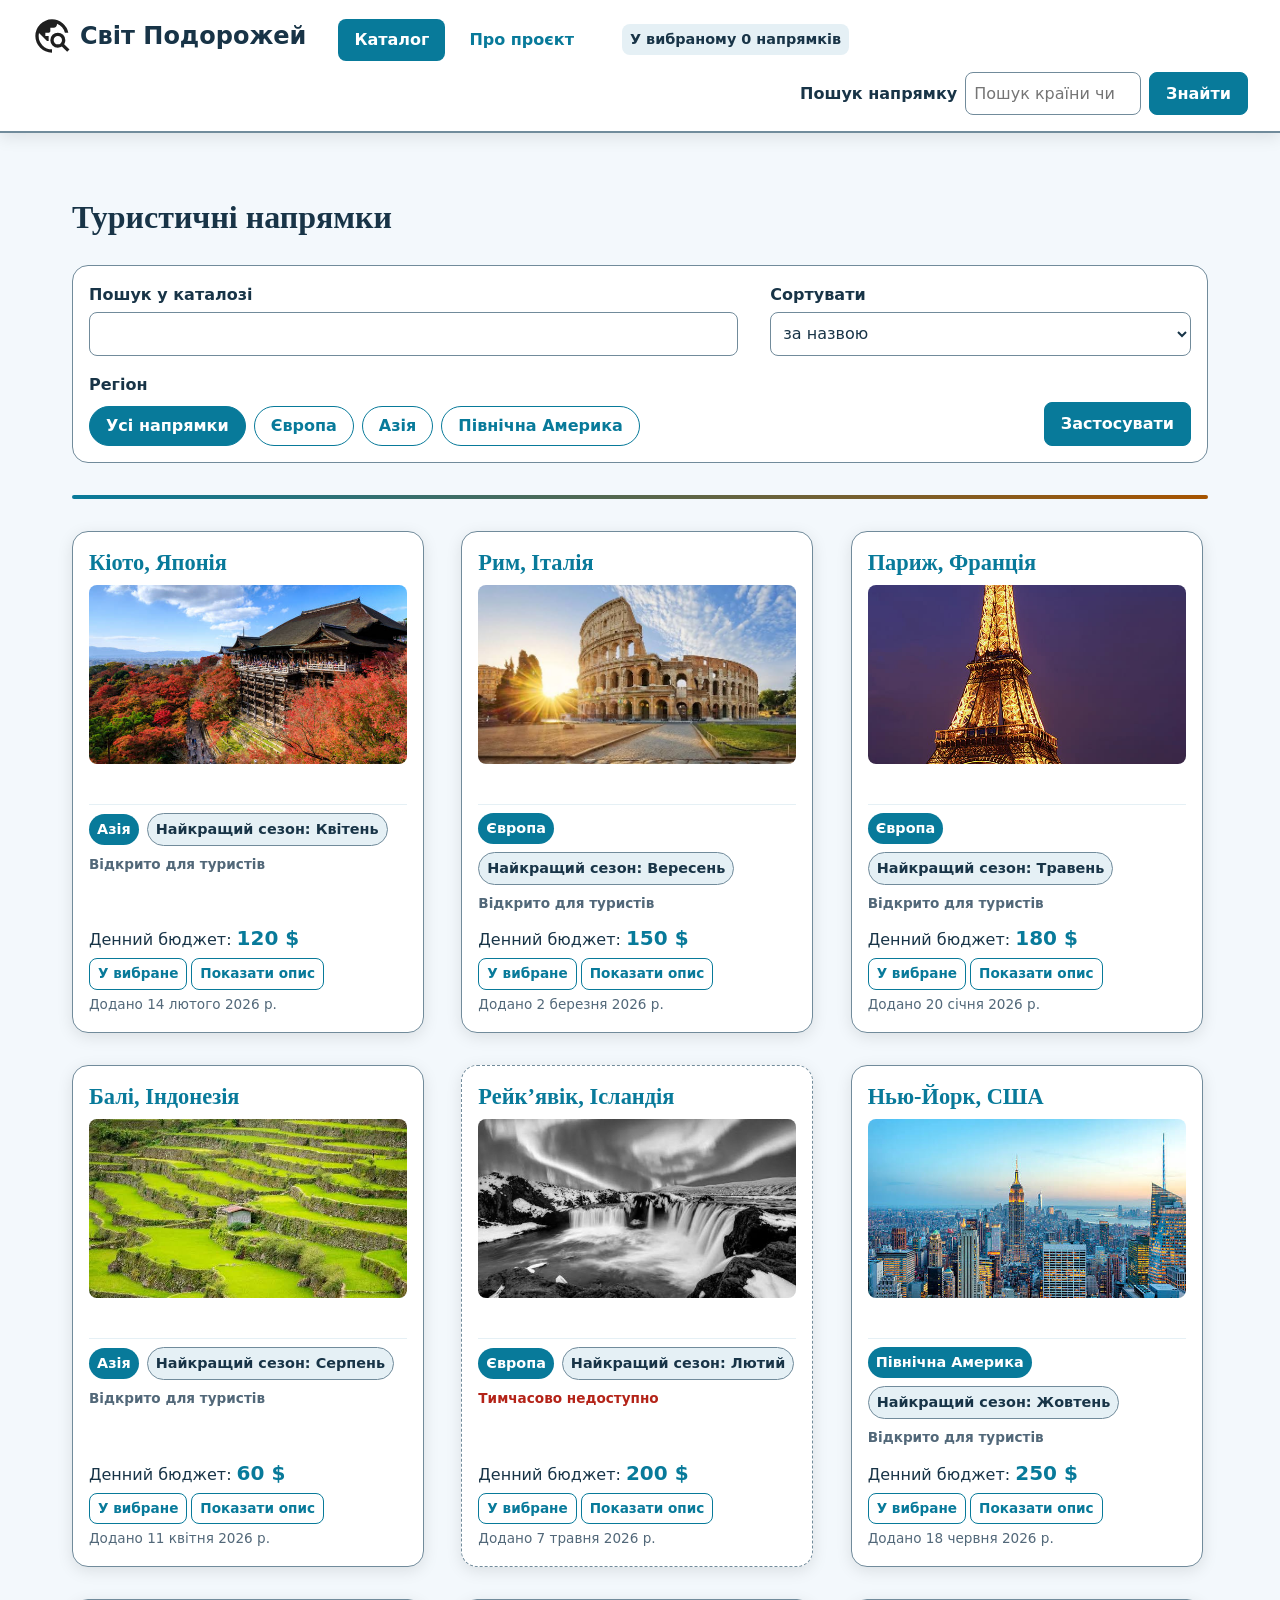
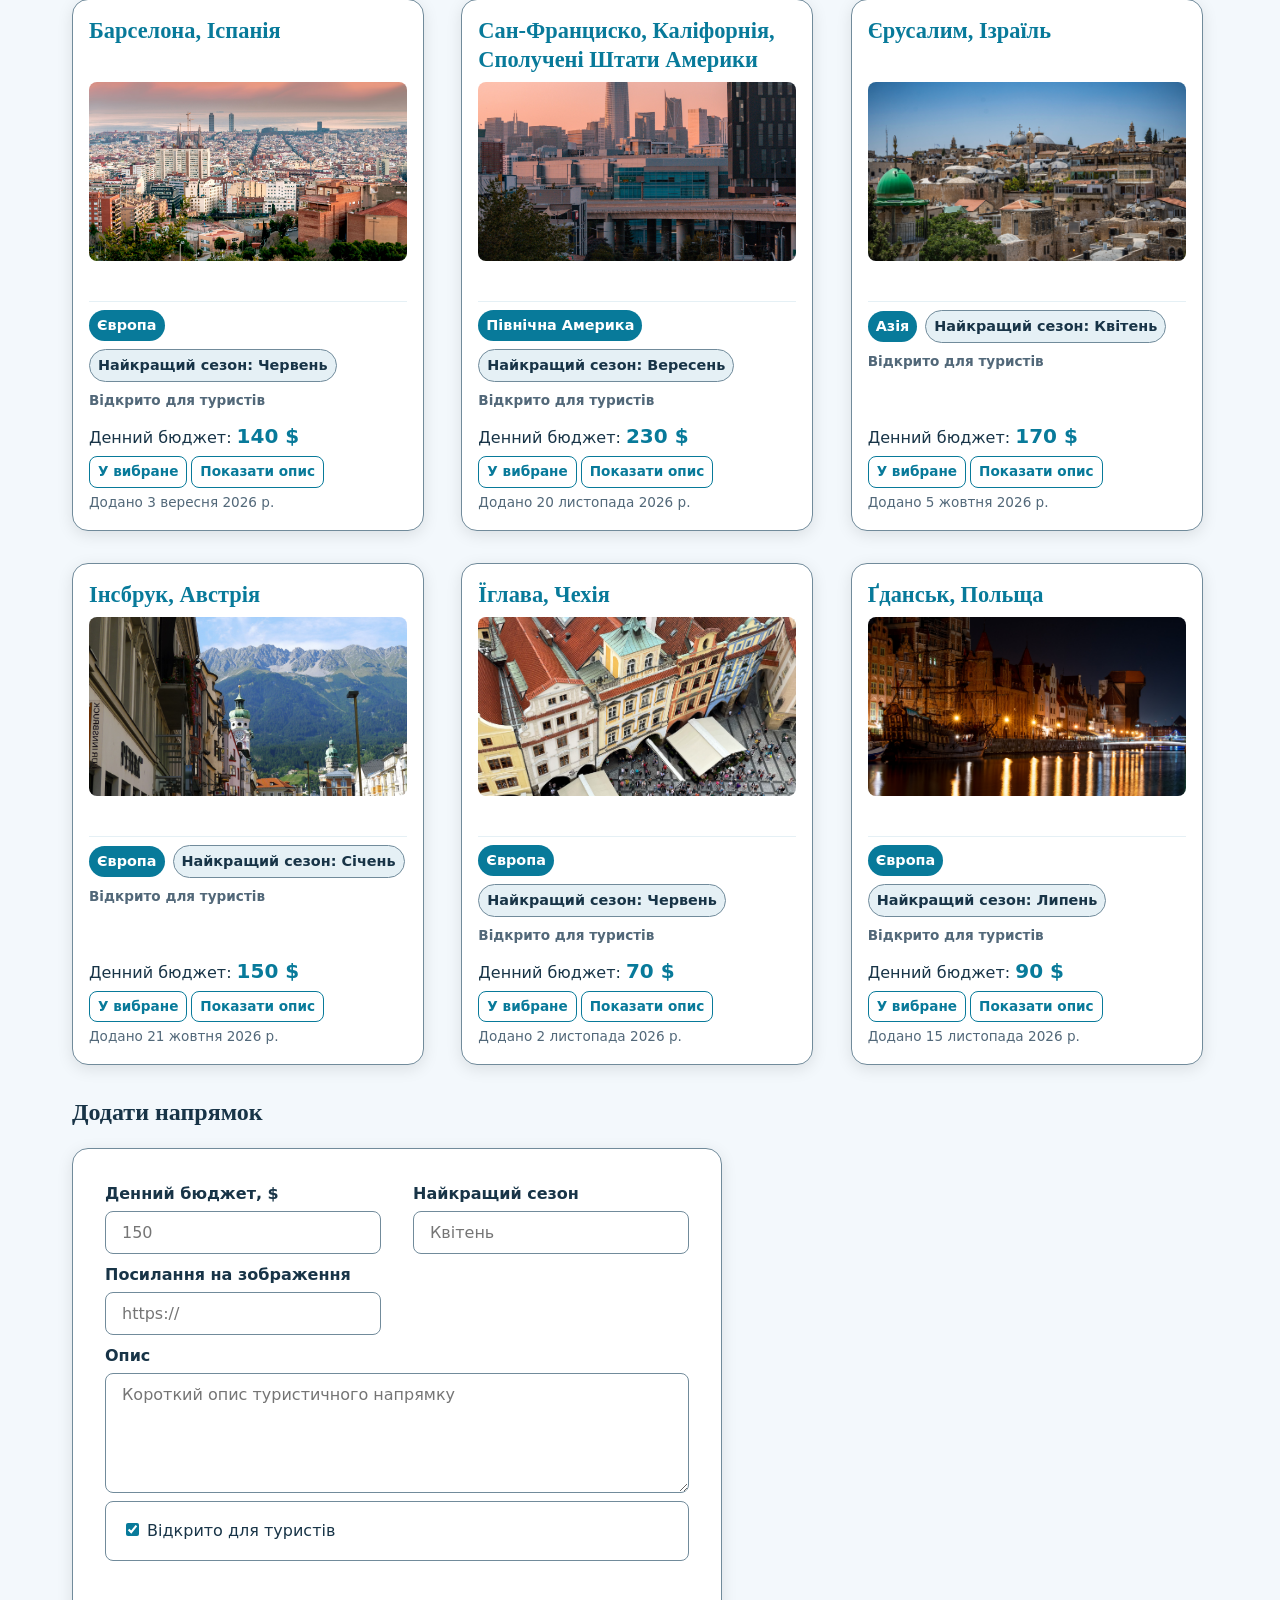
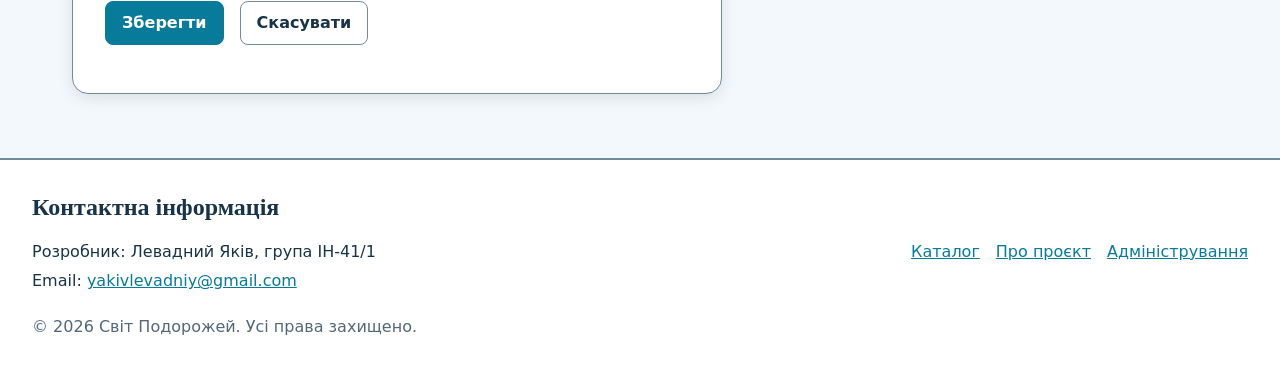
<file: index.html>
<!DOCTYPE html>
<html lang="uk">
<head>
    <meta charset="UTF-8">
    <meta name="viewport" content="width=device-width, initial-scale=1.0">
    <title>Туристичні напрямки</title>
    <meta name="description" content="Каталог туристичних напрямків: планування подорожей, ціни та описи.">
    <link rel="icon" href="favicon.ico" sizes="any">
    <link rel="stylesheet" href="css/main.css">
    <script type="module" src="js/main.js"></script>
</head>
<body>
    <a href="#catalog" class="skip-link">Перейти до каталогу</a>
 
    <header class="site-header">
        <p class="site-header__brand">
            <a href="index.html" class="site-header__logo">
                <img src="images/logo.svg" width="40" height="40" alt="">
                Світ Подорожей
            </a>
        </p>
 
        <nav class="site-nav" aria-label="Основна навігація">
            <ul class="site-nav__list">
                <li>
                    <a href="index.html" class="site-nav__link" aria-current="page">Каталог</a>
                </li>
                <li>
                    <a href="about.html" class="site-nav__link">Про проєкт</a>
                </li>
            </ul>
        </nav>
 
        <p id="favorites-counter" class="favorites-counter" aria-live="polite">У вибраному 0 напрямків</p>
 
        <search class="site-search">
            <form action="index.html" method="get" role="search" class="site-search__form">
                <label for="search" class="site-search__label">Пошук напрямку</label>
                <input
                    id="search"
                    name="q"
                    type="search"
                    class="site-search__input"
                    placeholder="Пошук країни чи міста..."
                    maxlength="80"
                >
                <button type="submit" class="button button--primary">Знайти</button>
            </form>
        </search>
    </header>
 
    <main class="page">
        <section id="catalog" class="catalog" aria-labelledby="catalog-title">
            <h1 id="catalog-title">Туристичні напрямки</h1>
 
            <form class="filters" action="index.html#catalog" method="get">
                <p class="filters__field filters__field--search">
                    <label class="filters__label" for="catalog-q">Пошук у каталозі</label>
                    <input class="filters__control" id="catalog-q" name="q" type="search" maxlength="80">
                </p>
 
                <p class="filters__field filters__field--sort">
                    <label class="filters__label" for="sort">Сортувати</label>
                    <select class="filters__control" id="sort" name="sort">
                        <option value="name" selected>за назвою</option>
                        <option value="price-asc">за бюджетом: спочатку дешевші</option>
                        <option value="price-desc">за бюджетом: спочатку дорожчі</option>
                    </select>
                </p>
 
                <fieldset class="filters__categories">
                    <legend class="filters__legend">Регіон</legend>
                    <div class="chips">
                        <label class="chip">
                            <input class="chip__input" type="radio" name="category" value="" checked>
                            Усі напрямки
                        </label>
                        <label class="chip">
                            <input class="chip__input" type="radio" name="category" value="europe">
                            Європа
                        </label>
                        <label class="chip">
                            <input class="chip__input" type="radio" name="category" value="asia">
                            Азія
                        </label>
                        <label class="chip">
                            <input class="chip__input" type="radio" name="category" value="north-america">
                            Північна Америка
                        </label>
                    </div>
                </fieldset>
 
                <p class="filters__actions">
                    <button type="submit" class="button button--primary">Застосувати</button>
                </p>
            </form>
 
            <noscript>
                <p class="catalog__noscript">Каталог формується засобами JavaScript. Увімкніть JavaScript у браузері, щоб переглянути напрямки.</p>
            </noscript>
 
            <ul class="catalog__list"></ul>
 
            <template id="card-template">
                <li class="catalog__item">
                    <article class="card">
                        <h2 class="card__title">
                            <a href="details.html" class="card__title-link"></a>
                        </h2>
 
                        <p class="card__media">
                            <img
                                class="card__image"
                                src="images/placeholder.svg"
                                width="320"
                                height="210"
                                alt=""
                                loading="lazy"
                            >
                        </p>
 
                        <p class="card__description" hidden></p>
 
                        <div class="card__footer">
                            <p class="card__tags">
                                <span class="card__region"></span>
                                <span class="card__badge">Найкращий сезон: <span class="card__season"></span></span>
                                <span class="card__status"></span>
                            </p>
                            <div class="card__meta">
                                <p class="card__budget">Денний бюджет: <data class="card__price" value="0"></data></p>
                                <p class="card__actions">
                                    <button type="button" class="card__action card__action--favorite" data-action="favorite" aria-pressed="false">У вибране</button>
                                    <button type="button" class="card__action" data-action="toggle-description" aria-expanded="false">Показати опис</button>
                                </p>
                                <p class="card__date">Додано <time datetime="2026-01-01"></time></p>
                            </div>
                        </div>
                    </article>
                </li>
            </template>
        </section>
 
        <section id="add" class="catalog-add" aria-labelledby="add-title">
            <h2 id="add-title">Додати напрямок</h2>
 
            <form action="#add" method="post" class="form">
                <p class="form__field">
                    <label for="price" class="form__label">Денний бюджет, $</label>
                    <input
                        id="price"
                        name="price"
                        type="number"
                        class="form__input"
                        required
                        min="1"
                        max="9999"
                        step="1"
                        placeholder="150"
                    >
                </p>
 
                <p class="form__field">
                    <label for="season" class="form__label">Найкращий сезон</label>
                    <input
                        id="season"
                        name="season"
                        type="text"
                        class="form__input"
                        required
                        maxlength="20"
                        placeholder="Квітень"
                        pattern="^[А-Яа-яІіЇїЄє]+$"
                        title="Вкажіть місяць кирилицею"
                    >
                </p>
 
                <p class="form__field">
                    <label for="image" class="form__label">Посилання на зображення</label>
                    <input
                        id="image"
                        name="image"
                        type="url"
                        class="form__input"
                        maxlength="2048"
                        placeholder="https://"
                    >
                </p>
 
                <p class="form__field">
                    <label for="description" class="form__label">Опис</label>
                    <textarea
                        id="description"
                        name="description"
                        class="form__input"
                        required
                        maxlength="300"
                        rows="4"
                        placeholder="Короткий опис туристичного напрямку"
                    ></textarea>
                </p>
 
                <fieldset class="form__fieldset">
                    <p class="form__field">
                        <label class="form__checkbox-label">
                            <input
                                id="available"
                                name="available"
                                type="checkbox"
                                class="form__checkbox"
                                checked
                            >
                            Відкрито для туристів
                        </label>
                    </p>
                </fieldset>
 
                <p class="form__actions">
                    <button type="submit" class="button button--primary">Зберегти</button>
                    <button type="reset" class="button">Скасувати</button>
                </p>
            </form>
        </section>
    </main>
 
    <footer id="contacts" class="site-footer">
        <h2 class="site-footer__title">Контактна інформація</h2>
 
        <address class="site-footer__contacts">
            <p>Розробник: Левадний Яків, група ІН-41/1</p>
            <p>Email: <a href="mailto:yakivlevadniy@gmail.com">yakivlevadniy@gmail.com</a></p>
        </address>
 
        <nav class="site-footer__nav" aria-label="Навігація в підвалі">
            <ul class="site-footer__list">
                <li><a href="index.html" class="site-footer__link" aria-current="page">Каталог</a></li>
                <li><a href="about.html" class="site-footer__link">Про проєкт</a></li>
                <li><a href="admin.html" class="site-footer__link">Адміністрування</a></li>
            </ul>
        </nav>
 
        <p class="site-footer__copy">&copy; 2026 Світ Подорожей. Усі права захищено.</p>
    </footer>
</body>
</html>
</file>
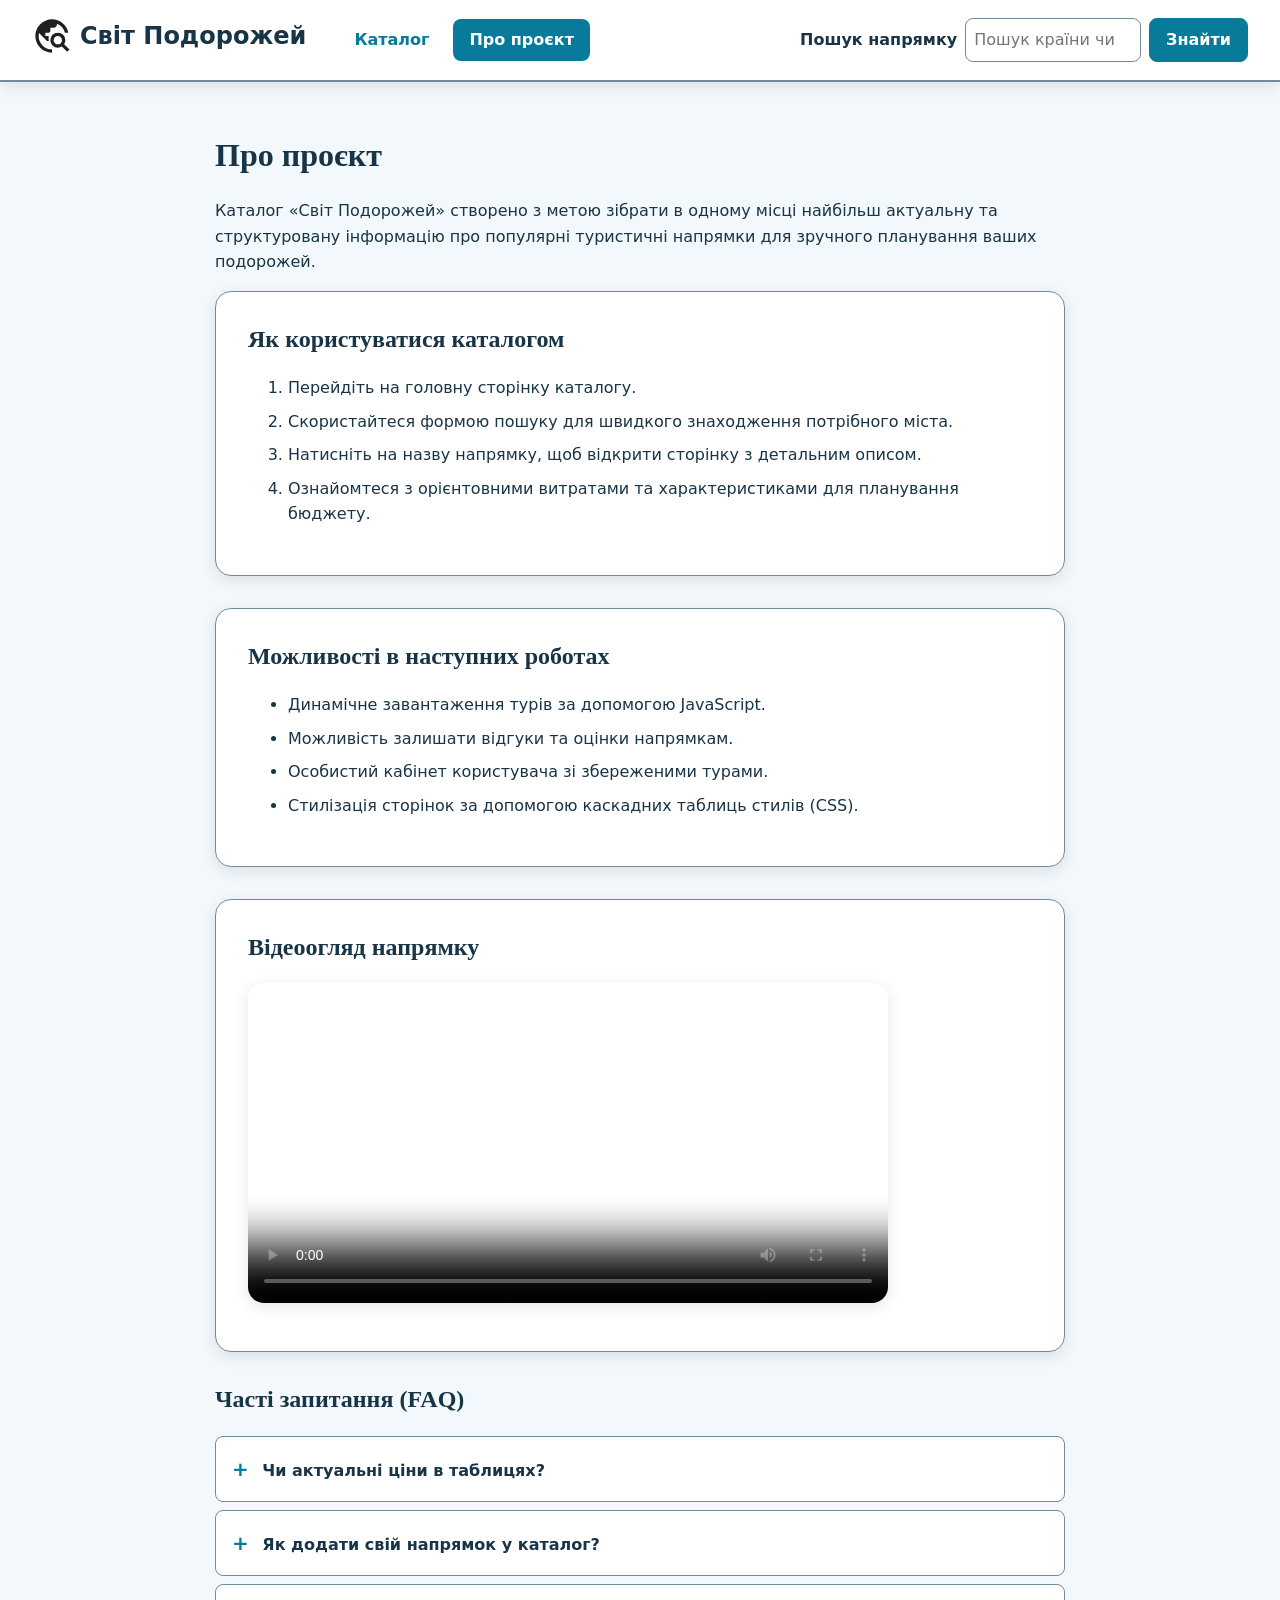
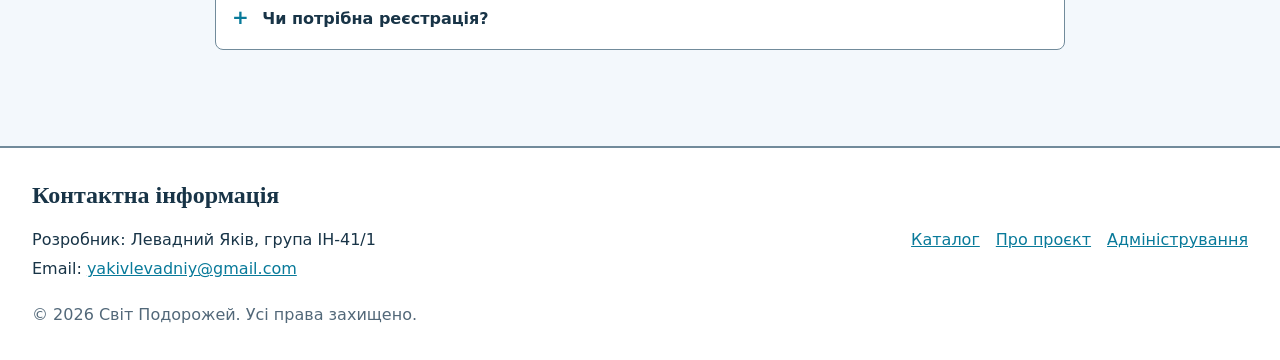
<file: about.html>
<!DOCTYPE html>
<html lang="uk">
<head>
    <meta charset="UTF-8">
    <meta name="viewport" content="width=device-width, initial-scale=1.0">
    <title>Про проєкт – Світ Подорожей</title>
    <meta name="description" content="Мета туристичного каталогу, інструкція з використання та поширені запитання.">
    <link rel="icon" href="favicon.ico" sizes="any">
    <link rel="stylesheet" href="css/main.css">
</head>
<body>
    <a href="#main-content" class="skip-link">
        Перейти до основного вмісту
    </a>
 
    <header class="site-header">
        <p class="site-header__brand">
            <a href="index.html" class="site-header__logo">
                <img src="images/logo.svg" width="40" height="40" alt="">
                Світ Подорожей
            </a>
        </p>
 
        <nav class="site-nav" aria-label="Основна навігація">
            <ul class="site-nav__list">
                <li>
                    <a href="index.html" class="site-nav__link">Каталог</a>
                </li>
                <li>
                    <a href="about.html" class="site-nav__link" aria-current="page">Про проєкт</a>
                </li>
            </ul>
        </nav>
 
        <search class="site-search">
            <form action="index.html" method="get" role="search" class="site-search__form">
                <label for="search" class="site-search__label">Пошук напрямку</label>
                <input
                    id="search"
                    name="q"
                    type="search"
                    class="site-search__input"
                    placeholder="Пошук країни чи міста..."
                    maxlength="80"
                >
                <button type="submit" class="button button--primary">Знайти</button>
            </form>
        </search>
    </header>
 
    <main id="main-content" class="page">
        <h1>Про проєкт</h1>
 
        <p>
            Каталог «Світ Подорожей» створено з метою зібрати в одному
            місці найбільш актуальну та структуровану інформацію
            про популярні туристичні напрямки для зручного планування
            ваших подорожей.
        </p>
 
        <section class="about__section"
                 aria-labelledby="instructions-title">
            <h2 id="instructions-title">
                Як користуватися каталогом
            </h2>
 
            <ol>
                <li>
                    Перейдіть на головну сторінку каталогу.
                </li>
                <li>
                    Скористайтеся формою пошуку для швидкого знаходження
                    потрібного міста.
                </li>
                <li>
                    Натисніть на назву напрямку, щоб відкрити сторінку
                    з детальним описом.
                </li>
                <li>
                    Ознайомтеся з орієнтовними витратами та характеристиками
                    для планування бюджету.
                </li>
            </ol>
        </section>
 
        <section class="about__section"
                 aria-labelledby="features-title">
            <h2 id="features-title">
                Можливості в наступних роботах
            </h2>
 
            <ul>
                <li>
                    Динамічне завантаження турів за допомогою JavaScript.
                </li>
                <li>
                    Можливість залишати відгуки та оцінки напрямкам.
                </li>
                <li>
                    Особистий кабінет користувача зі збереженими турами.
                </li>
                <li>
                    Стилізація сторінок за допомогою каскадних таблиць
                    стилів (CSS).
                </li>
            </ul>
        </section>
 
        <section class="about__section"
                 aria-labelledby="media-title">
            <h2 id="media-title">Відеоогляд напрямку</h2>
 
            <video class="media-figure"
                   controls
                   width="640"
                   height="360"
                   preload="metadata"
                   poster="media/15906929_3840_2160_30fps.mp4">
                <source src="media/15906929_3840_2160_30fps.mp4"
                        type="video/webm">
                <source src="media/15906929_3840_2160_30fps.mp4"
                        type="video/mp4">
 
                <track kind="captions"
                       src="media/review.uk.vtt"
                       srclang="uk"
                       label="Українська"
                       default>
 
                <p>
                    Ваш браузер не підтримує відтворення відео.
                    <a href="media/15906929_3840_2160_30fps.mp4">
                        Завантажити відеофайл
                    </a>.
                </p>
            </video>
        </section>
 
        <section class="faq"
                 aria-labelledby="faq-title">
            <h2 id="faq-title">Часті запитання (FAQ)</h2>
 
            <details class="faq__item" name="faq-accordion">
                <summary class="faq__question">
                    Чи актуальні ціни в таблицях?
                </summary>
                <p>
                    Ціни є орієнтовними та базуються на середніх
                    показниках витрат туристів за минулий рік.
                </p>
            </details>
 
            <details class="faq__item" name="faq-accordion">
                <summary class="faq__question">
                    Як додати свій напрямок у каталог?
                </summary>
                <p>
                    Наразі додавання доступне лише через форму
                    на головній сторінці (демонстраційний режим).
                </p>
            </details>
 
            <details class="faq__item" name="faq-accordion">
                <summary class="faq__question">
                    Чи потрібна реєстрація?
                </summary>
                <p>
                    Ні, перегляд каталогу абсолютно безкоштовний
                    і не вимагає створення облікового запису.
                </p>
            </details>
        </section>
    </main>
 
    <footer id="contacts" class="site-footer">
        <h2 class="site-footer__title">Контактна інформація</h2>
 
        <address class="site-footer__contacts">
            <p>Розробник: Левадний Яків, група ІН-41/1</p>
            <p>Email: <a href="mailto:yakivlevadniy@gmail.com">yakivlevadniy@gmail.com</a></p>
        </address>
 
        <nav class="site-footer__nav" aria-label="Навігація в підвалі">
            <ul class="site-footer__list">
                <li><a href="index.html" class="site-footer__link">Каталог</a></li>
                <li><a href="about.html" class="site-footer__link" aria-current="page">Про проєкт</a></li>
                <li><a href="admin.html" class="site-footer__link">Адміністрування</a></li>
            </ul>
        </nav>
 
        <p class="site-footer__copy">&copy; 2026 Світ Подорожей. Усі права захищено.</p>
    </footer>
</body>
</html>
</file>
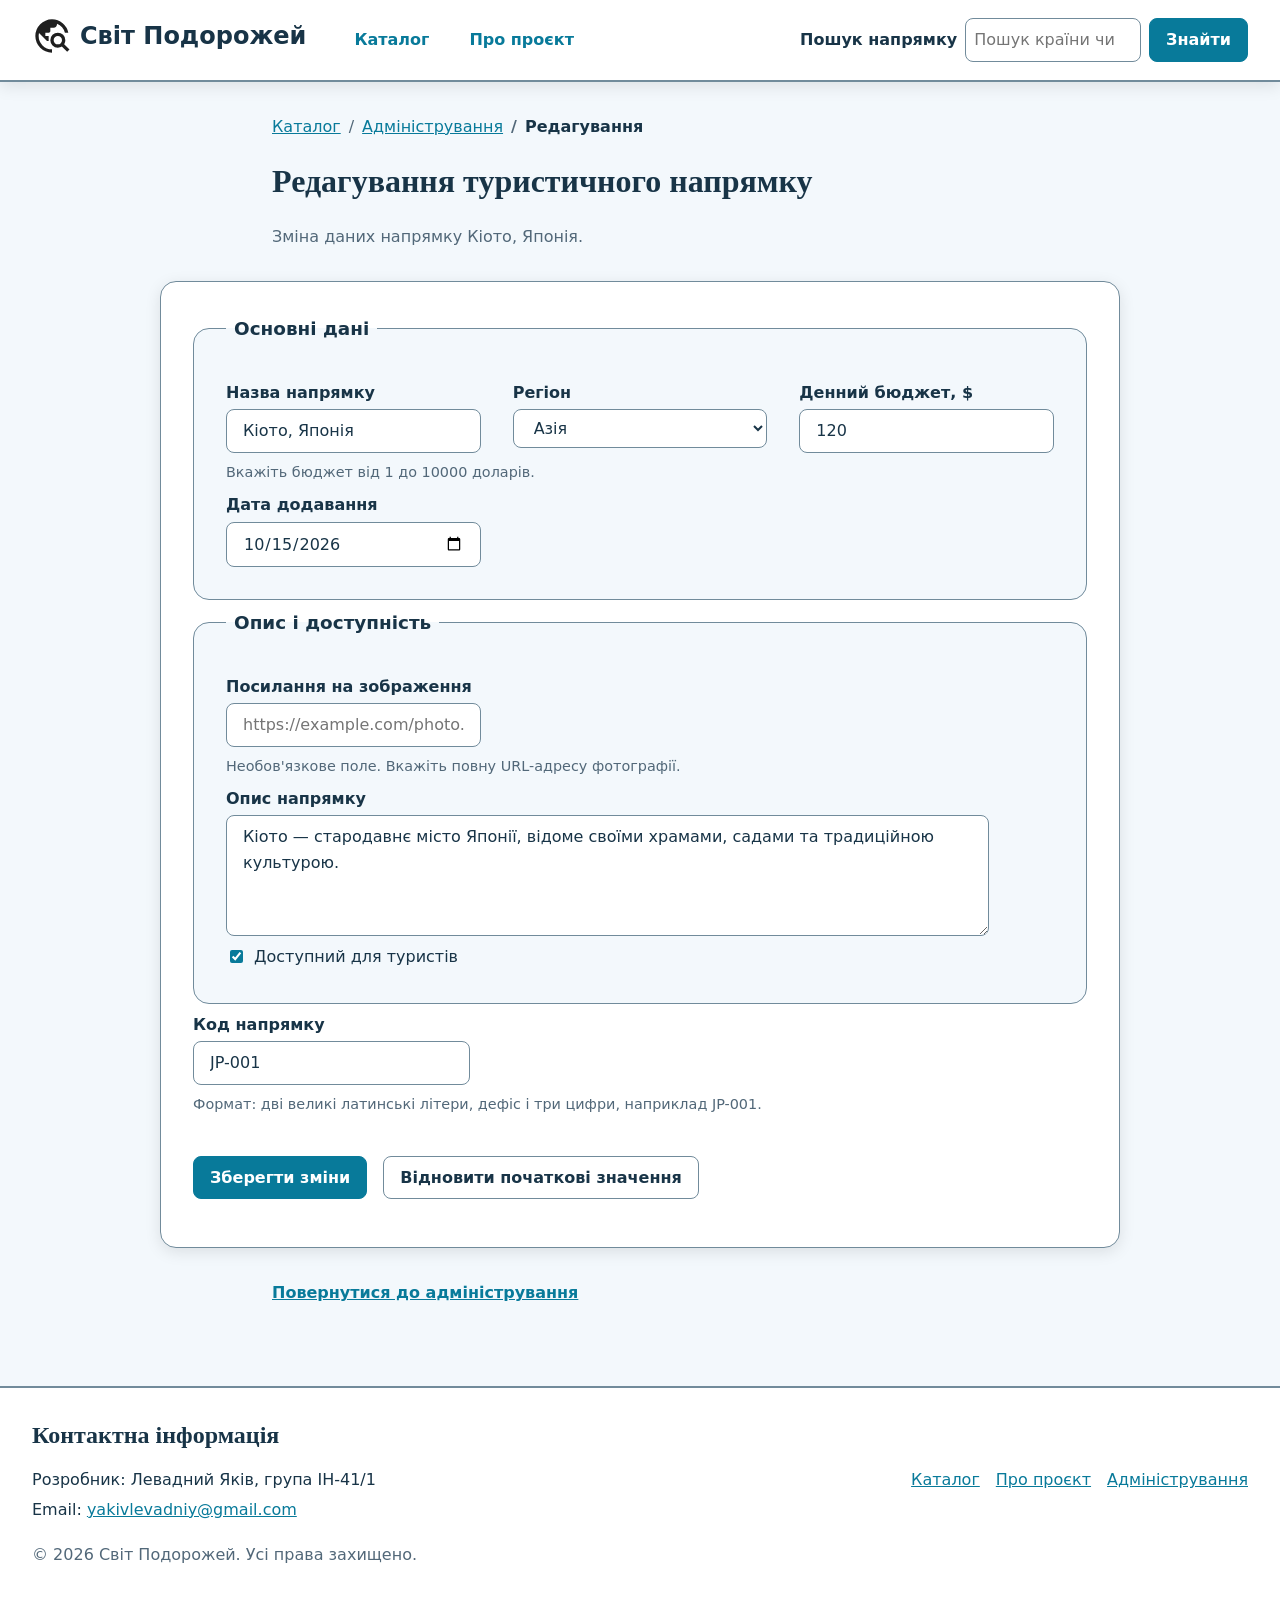
<file: admin-edit.html>
<!DOCTYPE html>
<html lang="uk">
<head>
    <meta charset="UTF-8">
    <meta name="viewport" content="width=device-width, initial-scale=1.0">
    <title>Редагування напрямку – Світ Подорожей</title>
    <meta name="description" content="Редагування туристичного напрямку Кіото.">
    <link rel="icon" href="favicon.ico" sizes="any">
    <link rel="stylesheet" href="css/main.css">
</head>
<body>
    <a href="#main-content" class="skip-link">Перейти до основного вмісту</a>
 
    <header class="site-header">
        <p class="site-header__brand">
            <a href="index.html" class="site-header__logo">
                <img src="images/logo.svg" width="40" height="40" alt="">
                Світ Подорожей
            </a>
        </p>
 
        <nav class="site-nav" aria-label="Основна навігація">
            <ul class="site-nav__list">
                <li>
                    <a href="index.html" class="site-nav__link">Каталог</a>
                </li>
                <li>
                    <a href="about.html" class="site-nav__link">Про проєкт</a>
                </li>
            </ul>
        </nav>
 
        <search class="site-search">
            <form action="index.html" method="get" role="search" class="site-search__form">
                <label for="search" class="site-search__label">Пошук напрямку</label>
                <input
                    id="search"
                    name="q"
                    type="search"
                    class="site-search__input"
                    placeholder="Пошук країни чи міста..."
                    maxlength="80"
                >
                <button type="submit" class="button button--primary">Знайти</button>
            </form>
        </search>
    </header>
 
    <main id="main-content" class="page admin-edit">
 
        <nav class="breadcrumbs" aria-label="Хлібні крихти">
            <ol class="breadcrumbs__list">
                <li class="breadcrumbs__item">
                    <a href="index.html" class="breadcrumbs__link">Каталог</a>
                </li>
                <li class="breadcrumbs__item">
                    <a href="admin.html" class="breadcrumbs__link">Адміністрування</a>
                </li>
                <li class="breadcrumbs__item" aria-current="page">
                    Редагування
                </li>
            </ol>
        </nav>
 
        <h1>Редагування туристичного напрямку</h1>
        <p class="admin-edit__intro">
            Зміна даних напрямку Кіото, Японія.
        </p>
 
        <form id="edit-form"
              action="admin-edit.html"
              method="get"
              autocomplete="on"
              class="form">
 
            <input type="hidden" name="id" value="1">
 
            <fieldset class="form__fieldset">
                <legend class="form__legend">Основні дані</legend>
 
                <p class="form__field">
                    <label for="title" class="form__label">
                        Назва напрямку
                    </label>
                    <input type="text"
                           id="title"
                           name="title"
                           class="form__input"
                           value="Кіото, Японія"
                           required
                           minlength="3"
                           maxlength="100">
                </p>
 
                <p class="form__field">
                    <label for="category" class="form__label">
                        Регіон
                    </label>
                    <select id="category"
                            name="category"
                            class="form__input"
                            required>
                        <option value="">Оберіть регіон</option>
                        <option value="europe">Європа</option>
                        <option value="asia" selected>Азія</option>
                        <option value="north-america">Північна Америка</option>
                    </select>
                </p>
 
                <p class="form__field">
                    <label for="price" class="form__label">
                        Денний бюджет, $
                    </label>
                    <input type="number"
                           id="price"
                           name="price"
                           class="form__input"
                           value="120"
                           required
                           min="1"
                           max="10000"
                           step="1"
                           aria-describedby="price-hint">
                </p>
 
                <p id="price-hint" class="form__hint">
                    Вкажіть бюджет від 1 до 10000 доларів.
                </p>
 
                <p class="form__field">
                    <label for="addedAt" class="form__label">
                        Дата додавання
                    </label>
                    <input type="date"
                           id="addedAt"
                           name="addedAt"
                           class="form__input"
                           value="2026-10-15"
                           required
                           min="2024-01-01"
                           max="2027-12-31">
                </p>
            </fieldset>
 
            <fieldset class="form__fieldset">
                <legend class="form__legend">
                    Опис і доступність
                </legend>
 
                <p class="form__field">
                    <label for="image" class="form__label">
                        Посилання на зображення
                    </label>
                    <input type="url"
                           id="image"
                           name="image"
                           class="form__input"
                           placeholder="https://example.com/photo.jpg"
                           aria-describedby="image-hint">
                </p>
 
                <p id="image-hint" class="form__hint">
                    Необов'язкове поле. Вкажіть повну URL-адресу фотографії.
                </p>
 
                <p class="form__field">
                    <label for="description" class="form__label">
                        Опис напрямку
                    </label>
                    <textarea id="description"
                              name="description"
                              class="form__input"
                              required
                              minlength="10"
                              maxlength="500"
                              rows="4"
                              cols="40">Кіото — стародавнє місто Японії, відоме своїми храмами, садами та традиційною культурою.</textarea>
                </p>
 
                <p class="form__field">
                    <label class="form__choice">
                        <input type="checkbox"
                               id="inStock"
                               name="inStock"
                               value="true"
                               class="form__checkbox"
                               checked>
                        Доступний для туристів
                    </label>
                </p>
            </fieldset>
 
            <p class="form__field">
                <label for="item-code" class="form__label">
                    Код напрямку
                </label>
                <input type="text"
                       id="item-code"
                       name="itemCode"
                       class="form__input"
                       value="JP-001"
                       pattern="[A-Z]{2}-[0-9]{3}"
                       maxlength="6"
                       aria-describedby="code-hint">
            </p>
 
            <p id="code-hint" class="form__hint">
                Формат: дві великі латинські літери,
                дефіс і три цифри, наприклад JP-001.
            </p>
 
            <p class="form__actions">
                <button type="submit" class="button button--primary">
                    Зберегти зміни
                </button>
                <button type="reset" class="button button--secondary">
                    Відновити початкові значення
                </button>
            </p>
        </form>
 
        <p class="admin-edit__back">
            <a href="admin.html">
                Повернутися до адміністрування
            </a>
        </p>
    </main>
 
    <footer id="contacts" class="site-footer">
        <h2 class="site-footer__title">Контактна інформація</h2>
 
        <address class="site-footer__contacts">
            <p>Розробник: Левадний Яків, група ІН-41/1</p>
            <p>Email: <a href="mailto:yakivlevadniy@gmail.com">yakivlevadniy@gmail.com</a></p>
        </address>
 
        <nav class="site-footer__nav" aria-label="Навігація в підвалі">
            <ul class="site-footer__list">
                <li><a href="index.html" class="site-footer__link">Каталог</a></li>
                <li><a href="about.html" class="site-footer__link">Про проєкт</a></li>
                <li><a href="admin.html" class="site-footer__link">Адміністрування</a></li>
            </ul>
        </nav>
 
        <p class="site-footer__copy">&copy; 2026 Світ Подорожей. Усі права захищено.</p>
    </footer>
</body>
</html>
</file>
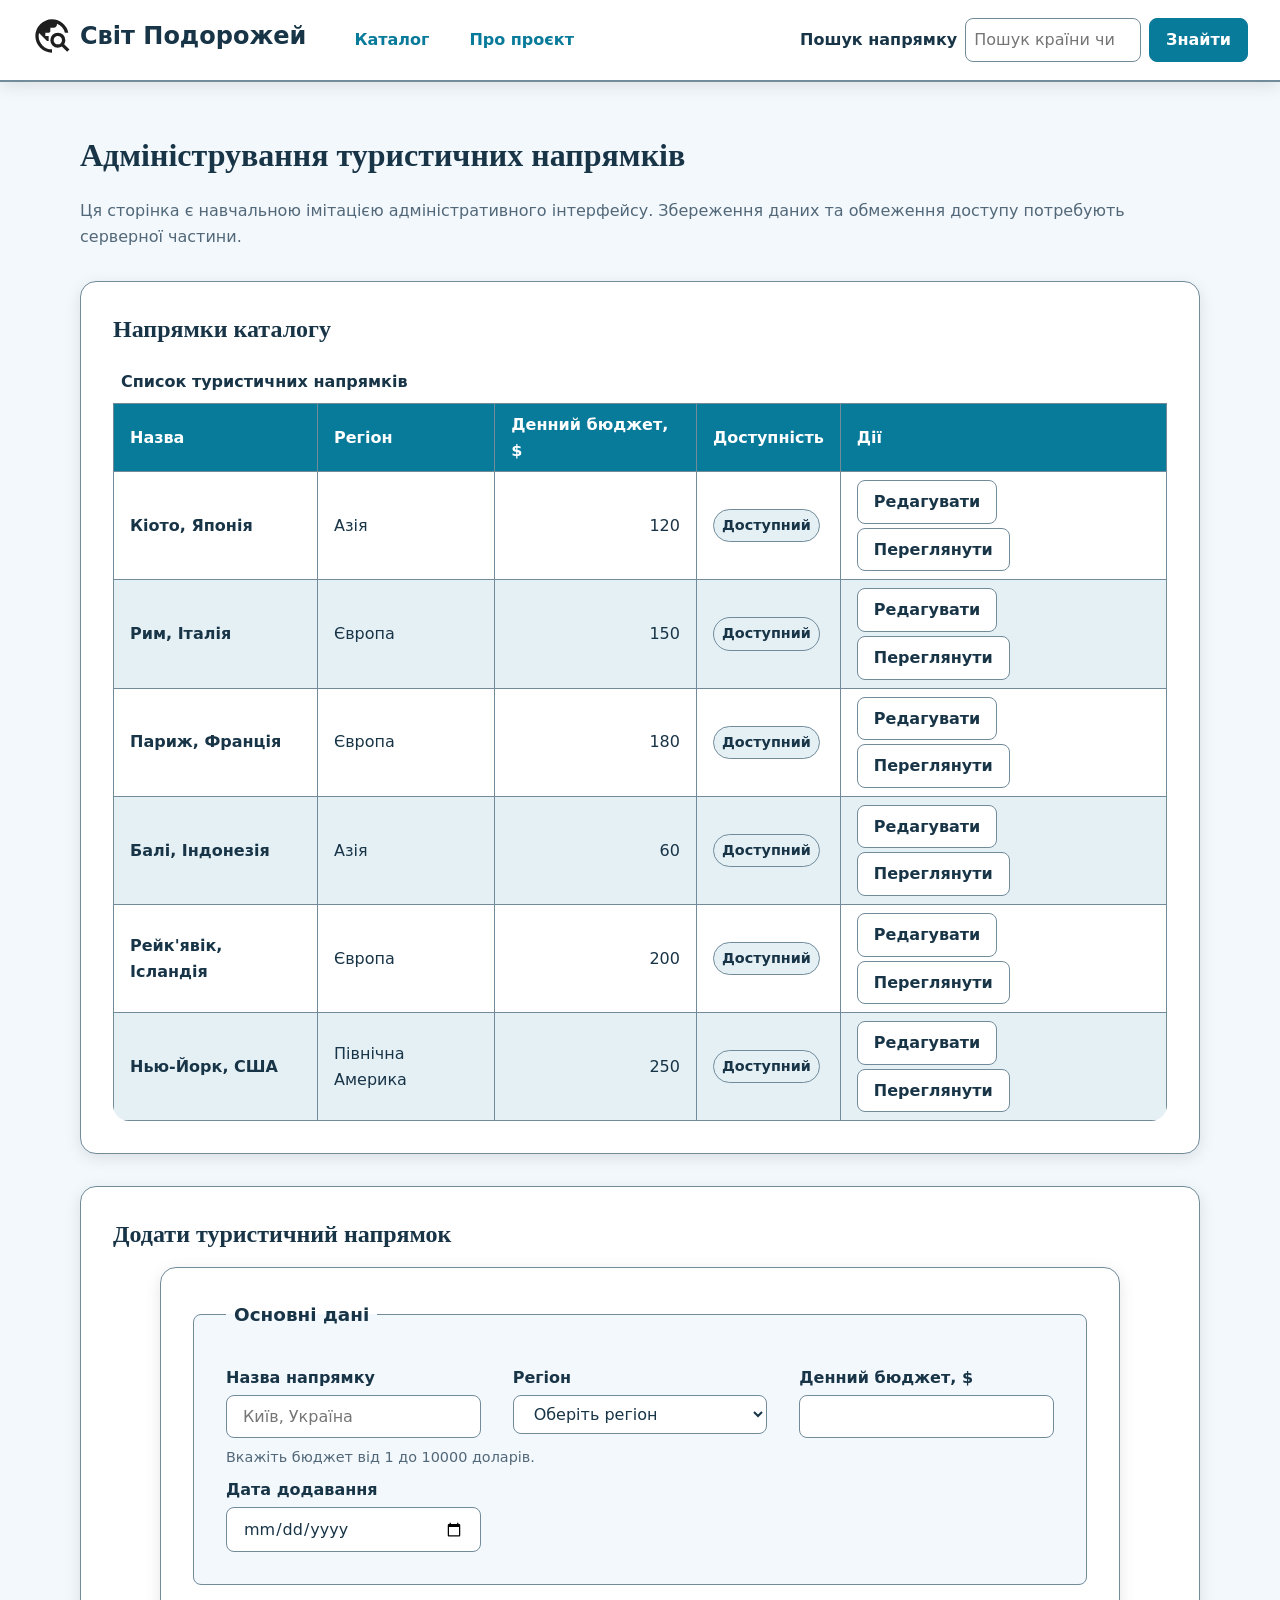
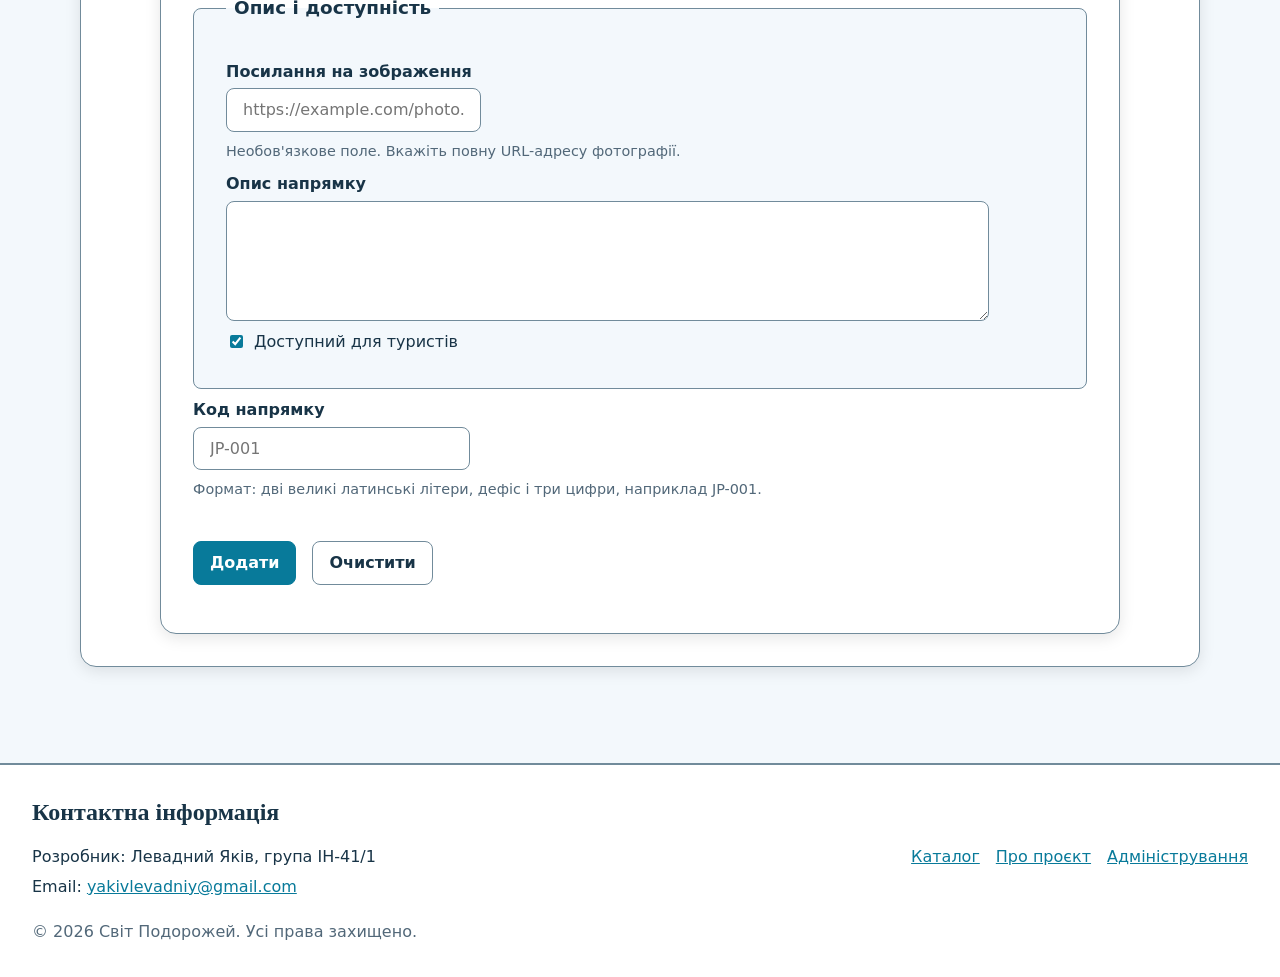
<file: admin.html>
<!DOCTYPE html>
<html lang="uk">
<head>
    <meta charset="UTF-8">
    <meta name="viewport" content="width=device-width, initial-scale=1.0">
    <title>Адміністрування – Світ Подорожей</title>
    <meta name="description" content="Адміністрування каталогу туристичних напрямків.">
    <link rel="icon" href="favicon.ico" sizes="any">
    <link rel="stylesheet" href="css/main.css">
</head>
<body>
    <a href="#main-content" class="skip-link">Перейти до основного вмісту</a>
 
    <header class="site-header">
        <p class="site-header__brand">
            <a href="index.html" class="site-header__logo">
                <img src="images/logo.svg" width="40" height="40" alt="">
                Світ Подорожей
            </a>
        </p>
 
        <nav class="site-nav" aria-label="Основна навігація">
            <ul class="site-nav__list">
                <li>
                    <a href="index.html" class="site-nav__link">Каталог</a>
                </li>
                <li>
                    <a href="about.html" class="site-nav__link">Про проєкт</a>
                </li>
            </ul>
        </nav>
 
        <search class="site-search">
            <form action="index.html" method="get" role="search" class="site-search__form">
                <label for="search" class="site-search__label">Пошук напрямку</label>
                <input
                    id="search"
                    name="q"
                    type="search"
                    class="site-search__input"
                    placeholder="Пошук країни чи міста..."
                    maxlength="80"
                >
                <button type="submit" class="button button--primary">Знайти</button>
            </form>
        </search>
    </header>
 
    <main id="main-content" class="page admin">
        <h1>Адміністрування туристичних напрямків</h1>
 
        <p class="admin__intro">
            Ця сторінка є навчальною імітацією адміністративного інтерфейсу.
            Збереження даних та обмеження доступу потребують серверної частини.
        </p>
 
        <section class="admin__section" aria-labelledby="catalog-title">
            <h2 id="catalog-title">Напрямки каталогу</h2>
 
            <div class="table-wrapper">
                <table class="data-table">
                    <caption>Список туристичних напрямків</caption>
                    <thead>
                        <tr>
                            <th scope="col">Назва</th>
                            <th scope="col">Регіон</th>
                            <th scope="col">Денний бюджет, $</th>
                            <th scope="col">Доступність</th>
                            <th scope="col">Дії</th>
                        </tr>
                    </thead>
                    <tbody>
                        <tr>
                            <th scope="row">Кіото, Японія</th>
                            <td>Азія</td>
                            <td class="data-table__number">120</td>
                            <td><span class="status status--available">Доступний</span></td>
                            <td>
                                <p class="data-table__actions">
                                    <a href="admin-edit.html" class="button button--secondary">Редагувати<span class="visually-hidden"> Кіото, Японія</span></a>
                                    <a href="details.html" class="button button--secondary">Переглянути<span class="visually-hidden"> Кіото, Японія</span></a>
                                </p>
                            </td>
                        </tr>
                        <tr>
                            <th scope="row">Рим, Італія</th>
                            <td>Європа</td>
                            <td class="data-table__number">150</td>
                            <td><span class="status status--available">Доступний</span></td>
                            <td>
                                <p class="data-table__actions">
                                    <a href="admin-edit.html" class="button button--secondary">Редагувати<span class="visually-hidden"> Рим, Італія</span></a>
                                    <a href="details.html" class="button button--secondary">Переглянути<span class="visually-hidden"> Рим, Італія</span></a>
                                </p>
                            </td>
                        </tr>
                        <tr>
                            <th scope="row">Париж, Франція</th>
                            <td>Європа</td>
                            <td class="data-table__number">180</td>
                            <td><span class="status status--available">Доступний</span></td>
                            <td>
                                <p class="data-table__actions">
                                    <a href="admin-edit.html" class="button button--secondary">Редагувати<span class="visually-hidden"> Париж, Франція</span></a>
                                    <a href="details.html" class="button button--secondary">Переглянути<span class="visually-hidden"> Париж, Франція</span></a>
                                </p>
                            </td>
                        </tr>
                        <tr>
                            <th scope="row">Балі, Індонезія</th>
                            <td>Азія</td>
                            <td class="data-table__number">60</td>
                            <td><span class="status status--available">Доступний</span></td>
                            <td>
                                <p class="data-table__actions">
                                    <a href="admin-edit.html" class="button button--secondary">Редагувати<span class="visually-hidden"> Балі, Індонезія</span></a>
                                    <a href="details.html" class="button button--secondary">Переглянути<span class="visually-hidden"> Балі, Індонезія</span></a>
                                </p>
                            </td>
                        </tr>
                        <tr>
                            <th scope="row">Рейк'явік, Ісландія</th>
                            <td>Європа</td>
                            <td class="data-table__number">200</td>
                            <td><span class="status status--available">Доступний</span></td>
                            <td>
                                <p class="data-table__actions">
                                    <a href="admin-edit.html" class="button button--secondary">Редагувати<span class="visually-hidden"> Рейк'явік, Ісландія</span></a>
                                    <a href="details.html" class="button button--secondary">Переглянути<span class="visually-hidden"> Рейк'явік, Ісландія</span></a>
                                </p>
                            </td>
                        </tr>
                        <tr>
                            <th scope="row">Нью-Йорк, США</th>
                            <td>Північна Америка</td>
                            <td class="data-table__number">250</td>
                            <td><span class="status status--available">Доступний</span></td>
                            <td>
                                <p class="data-table__actions">
                                    <a href="admin-edit.html" class="button button--secondary">Редагувати<span class="visually-hidden"> Нью-Йорк, США</span></a>
                                    <a href="details.html" class="button button--secondary">Переглянути<span class="visually-hidden"> Нью-Йорк, США</span></a>
                                </p>
                            </td>
                        </tr>
                    </tbody>
                </table>
            </div>
        </section>
 
        <section class="admin__section" aria-labelledby="add-title">
            <h2 id="add-title">Додати туристичний напрямок</h2>
 
            <form id="item-form" class="form"
                  action="admin.html" method="get" autocomplete="on">
 
                <fieldset class="form__fieldset">
                    <legend class="form__legend">Основні дані</legend>
 
                    <p class="form__field">
                        <label class="form__label" for="title">Назва напрямку</label>
                        <input class="form__input" id="title" name="title"
                               type="text" required minlength="3" maxlength="100"
                               autocomplete="off" placeholder="Київ, Україна">
                    </p>
 
                    <p class="form__field">
                        <label class="form__label" for="category">Регіон</label>
                        <select class="form__input" id="category" name="category" required>
                            <option value="">Оберіть регіон</option>
                            <option value="europe">Європа</option>
                            <option value="asia">Азія</option>
                            <option value="north-america">Північна Америка</option>
                        </select>
                    </p>
 
                    <p class="form__field">
                        <label class="form__label" for="price">Денний бюджет, $</label>
                        <input class="form__input" id="price" name="price"
                               type="number" required min="1" max="10000"
                               step="1" aria-describedby="price-hint">
                    </p>
                    <p id="price-hint" class="form__hint">
                        Вкажіть бюджет від 1 до 10000 доларів.
                    </p>
 
                    <p class="form__field">
                        <label class="form__label" for="addedAt">Дата додавання</label>
                        <input class="form__input" id="addedAt" name="addedAt"
                               type="date" required
                               min="2024-01-01" max="2027-12-31">
                    </p>
                </fieldset>
 
                <fieldset class="form__fieldset">
                    <legend class="form__legend">Опис і доступність</legend>
 
                    <p class="form__field">
                        <label class="form__label" for="image">Посилання на зображення</label>
                        <input class="form__input" id="image" name="image"
                               type="url"
                               placeholder="https://example.com/photo.jpg"
                               aria-describedby="image-hint">
                    </p>
                    <p id="image-hint" class="form__hint">
                        Необов'язкове поле. Вкажіть повну URL-адресу фотографії.
                    </p>
 
                    <p class="form__field">
                        <label class="form__label" for="description">Опис напрямку</label>
                        <textarea class="form__input" id="description"
                                  name="description" required minlength="10"
                                  maxlength="500" rows="4" cols="40"></textarea>
                    </p>
 
                    <p class="form__field">
                        <label class="form__choice">
                            <input class="form__checkbox" id="inStock"
                                   name="inStock" type="checkbox" value="true" checked>
                            Доступний для туристів
                        </label>
                    </p>
                </fieldset>
 
                <p class="form__field">
                    <label class="form__label" for="item-code">Код напрямку</label>
                    <input class="form__input" id="item-code" name="itemCode"
                           type="text" pattern="[A-Z]{2}-[0-9]{3}"
                           maxlength="6" aria-describedby="code-hint"
                           placeholder="JP-001">
                </p>
                <p id="code-hint" class="form__hint">
                    Формат: дві великі латинські літери,
                    дефіс і три цифри, наприклад JP-001.
                </p>
 
                <p class="form__actions">
                    <button class="button button--primary" type="submit">Додати</button>
                    <button class="button button--secondary" type="reset">Очистити</button>
                </p>
            </form>
        </section>
    </main>
 
    <footer id="contacts" class="site-footer">
        <h2 class="site-footer__title">Контактна інформація</h2>
 
        <address class="site-footer__contacts">
            <p>Розробник: Левадний Яків, група ІН-41/1</p>
            <p>Email: <a href="mailto:yakivlevadniy@gmail.com">yakivlevadniy@gmail.com</a></p>
        </address>
 
        <nav class="site-footer__nav" aria-label="Навігація в підвалі">
            <ul class="site-footer__list">
                <li><a href="index.html" class="site-footer__link">Каталог</a></li>
                <li><a href="about.html" class="site-footer__link">Про проєкт</a></li>
                <li><a href="admin.html" class="site-footer__link" aria-current="page">Адміністрування</a></li>
            </ul>
        </nav>
 
        <p class="site-footer__copy">&copy; 2026 Світ Подорожей. Усі права захищено.</p>
    </footer>
</body>
</html>
</file>
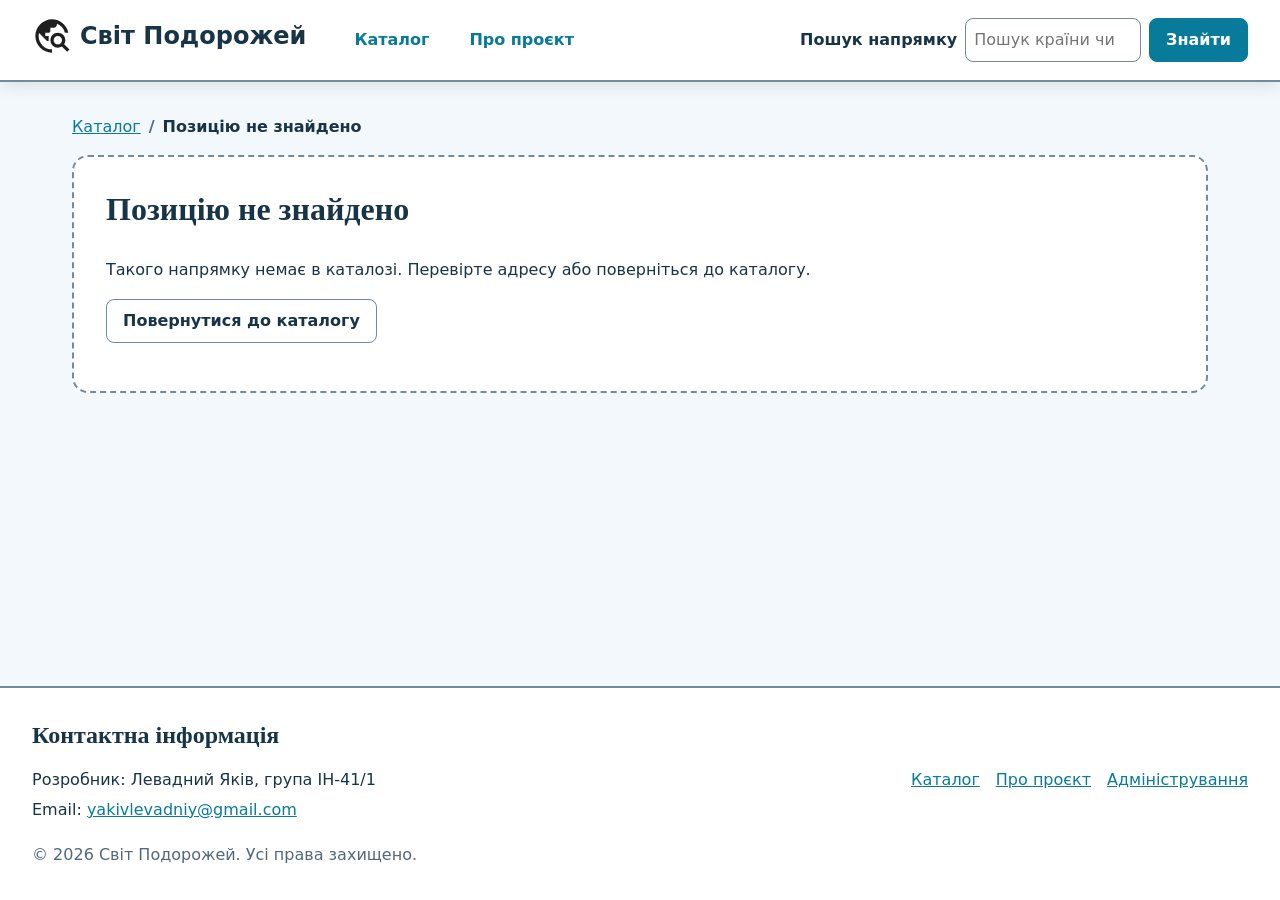
<file: details.html>
<!DOCTYPE html>
<html lang="uk">
<head>
    <meta charset="UTF-8">
    <meta name="viewport" content="width=device-width, initial-scale=1.0">
    <meta name="description" content="Детальна інформація про туристичний напрямок: опис, бюджет, характеристики, клімат і відгуки туристів.">
    <title>Напрямок – Світ Подорожей</title>
    <link rel="icon" href="favicon.ico" sizes="any">
    <link rel="stylesheet" href="css/main.css">
    <script type="module" src="js/details-page.js"></script>
</head>
<body>
    <a href="#main-content" class="skip-link">Перейти до основного вмісту</a>
 
    <header class="site-header">
        <p class="site-header__brand">
            <a href="index.html" class="site-header__logo">
                <img src="images/logo.svg" width="40" height="40" alt="">
                Світ Подорожей
            </a>
        </p>
 
        <nav class="site-nav" aria-label="Основна навігація">
            <ul class="site-nav__list">
                <li>
                    <a href="index.html" class="site-nav__link">Каталог</a>
                </li>
                <li>
                    <a href="about.html" class="site-nav__link">Про проєкт</a>
                </li>
            </ul>
        </nav>
 
        <search class="site-search">
            <form action="index.html" method="get" role="search" class="site-search__form">
                <label for="search" class="site-search__label">Пошук напрямку</label>
                <input
                    id="search"
                    name="q"
                    type="search"
                    class="site-search__input"
                    placeholder="Пошук країни чи міста..."
                    maxlength="80"
                >
                <button type="submit" class="button button--primary">Знайти</button>
            </form>
        </search>
    </header>
 
    <main id="main-content" class="page">
 
        <nav class="breadcrumbs" aria-label="Хлібні крихти">
            <ol class="breadcrumbs__list">
                <li class="breadcrumbs__item">
                    <a href="index.html" class="breadcrumbs__link">Каталог</a>
                </li>
                <li class="breadcrumbs__item" aria-current="page">Напрямок</li>
            </ol>
        </nav>
 
        <nav class="toc" aria-label="На цій сторінці">
            <p class="toc__title">На цій сторінці:</p>
            <ul class="toc__list">
                <li><a href="#characteristics" class="toc__link">Характеристики</a></li>
                <li><a href="#overview" class="toc__link">Загальний огляд</a></li>
                <li><a href="#climate" class="toc__link">Клімат</a></li>
                <li><a href="#review" class="toc__link">Відгук туриста</a></li>
            </ul>
        </nav>
 
        <div id="details-root" class="details-root">
            <noscript>
                <p>Сторінка напрямку формується засобами JavaScript. Увімкніть JavaScript у браузері.</p>
            </noscript>
        </div>
 
        <template id="details-template">
            <article class="destination">
                <h1 class="destination__title"></h1>
 
                <div class="destination__layout">
                    <figure class="destination__figure">
                        <img class="destination__image" src="images/placeholder.svg" width="800" height="533" alt="" fetchpriority="high">
                        <figcaption class="destination__caption"></figcaption>
                    </figure>
 
                    <section id="characteristics" class="destination__section destination__specs"
                             aria-labelledby="characteristics-title">
                        <h2 id="characteristics-title">Характеристики</h2>
                        <dl class="specs"></dl>
                    </section>
                </div>
 
                <section id="overview" class="destination__section" aria-labelledby="overview-title">
                    <h2 id="overview-title">Загальний огляд</h2>
                    <p class="destination__description"></p>
                </section>
 
                <section id="climate" class="destination__section" aria-labelledby="climate-title">
                    <h2 id="climate-title">Клімат за сезонами</h2>
 
                    <table class="data-table">
                        <caption></caption>
                        <thead>
                            <tr>
                                <th scope="col">Місяць</th>
                                <th scope="col">Середня температура</th>
                                <th scope="col">Опади за місяць</th>
                            </tr>
                        </thead>
                        <tbody></tbody>
                    </table>
                </section>
 
                <p class="destination__back">
                    <a href="index.html" class="button button--secondary">Повернутися до каталогу</a>
                </p>
            </article>
        </template>
 
        <section id="review" class="review" aria-labelledby="review-title">
            <h2 id="review-title">Відгук туриста</h2>
 
            <p>
                Поділіться своїми враженнями від подорожі до цього напрямку.
                Форма надсилається методом GET, тому введені дані
                відображатимуться в адресному рядку браузера.
                Це навчальна демонстрація без збереження відгуків.
            </p>
 
            <form id="review-form"
                  action="details.html#review"
                  method="get"
                  autocomplete="on"
                  class="form">
 
                <p class="form__field">
                    <label for="review-author" class="form__label">
                        Ім'я
                    </label>
 
                    <input id="review-author"
                           name="authorName"
                           type="text"
                           class="form__input"
                           autocomplete="name"
                           minlength="2"
                           maxlength="80">
                </p>
 
                <p class="form__field">
                    <label for="review-email" class="form__label">
                        Електронна пошта
                    </label>
 
                    <input id="review-email"
                           name="email"
                           type="email"
                           class="form__input"
                           autocomplete="email"
                           required
                           maxlength="80">
                </p>
 
                <p class="form__field">
                    <label for="review-phone" class="form__label">
                        Телефон
                    </label>
 
                    <input id="review-phone"
                           name="phone"
                           type="tel"
                           class="form__input"
                           autocomplete="tel"
                           inputmode="tel"
                           maxlength="13"
                           pattern="\+380[0-9]{9}"
                           aria-describedby="phone-hint">
                </p>
 
                <p id="phone-hint" class="form__hint">
                    Необов'язково. Формат: +380 і 9 цифр,
                    наприклад +380501112233.
                </p>
 
                <fieldset class="form__fieldset">
                    <legend class="form__legend">Оцінка подорожі</legend>
 
                    <div class="form__choices">
                        <label class="form__choice"><input type="radio" name="rating" class="form__radio" value="1" required> 1</label>
                        <label class="form__choice"><input type="radio" name="rating" class="form__radio" value="2"> 2</label>
                        <label class="form__choice"><input type="radio" name="rating" class="form__radio" value="3"> 3</label>
                        <label class="form__choice"><input type="radio" name="rating" class="form__radio" value="4"> 4</label>
                        <label class="form__choice"><input type="radio" name="rating" class="form__radio" value="5"> 5</label>
                    </div>
                </fieldset>
 
                <p class="form__field">
                    <label for="trip-type" class="form__label">
                        Тип подорожі
                    </label>
 
                    <input id="trip-type"
                           name="tripType"
                           type="text"
                           class="form__input"
                           list="trip-types"
                           aria-describedby="trip-hint">
 
                    <datalist id="trip-types">
                        <option value="Самостійна">
                        <option value="Сімейна">
                        <option value="Групова">
                        <option value="Екскурсійна">
                    </datalist>
                </p>
 
                <p id="trip-hint" class="form__hint">
                    Виберіть запропонований тип подорожі
                    або введіть власний.
                </p>
 
                <p class="form__field">
                    <label for="review-comment" class="form__label">
                        Коментар
                    </label>
 
                    <textarea id="review-comment"
                              name="comment"
                              class="form__input"
                              minlength="10"
                              maxlength="500"
                              rows="4"
                              cols="40"
                              aria-describedby="comment-hint"></textarea>
                </p>
 
                <p id="comment-hint" class="form__hint">
                    Необов'язково. Якщо залишаєте коментар,
                    введіть від 10 до 500 символів.
                </p>
 
                <p class="form__field">
                    <label class="form__choice">
                        <input id="review-consent"
                               name="consent"
                               type="checkbox"
                               class="form__checkbox"
                               value="yes"
                               required>
                        Погоджуюся з правилами публікації відгуку
                    </label>
                </p>
 
                <p class="form__actions">
                    <button type="submit" class="button button--primary">
                        Надіслати відгук
                    </button>
                    <button type="reset" class="button button--secondary">
                        Очистити
                    </button>
                </p>
            </form>
        </section>
 
    </main>
 
    <footer id="contacts" class="site-footer">
        <h2 class="site-footer__title">Контактна інформація</h2>
 
        <address class="site-footer__contacts">
            <p>Розробник: Левадний Яків, група ІН-41/1</p>
            <p>Email: <a href="mailto:yakivlevadniy@gmail.com">yakivlevadniy@gmail.com</a></p>
        </address>
 
        <nav class="site-footer__nav" aria-label="Навігація в підвалі">
            <ul class="site-footer__list">
                <li><a href="index.html" class="site-footer__link">Каталог</a></li>
                <li><a href="about.html" class="site-footer__link">Про проєкт</a></li>
                <li><a href="admin.html" class="site-footer__link">Адміністрування</a></li>
            </ul>
        </nav>
 
        <p class="site-footer__copy">&copy; 2026 Світ Подорожей. Усі права захищено.</p>
    </footer>
</body>
</html>
</file>
<file: css/main.css>
/* Лабораторна №5. Варіант 6 — Світ Подорожей */
 
@layer reset, base, components, utilities;
 
/* 1. Скидання стандартних стилів */
@layer reset {
    *, *::before, *::after {
        box-sizing: border-box;
    }
 
    body {
        margin: 0;
    }
 
    img, video {
        max-inline-size: 100%;
        block-size: auto;
    }
 
    button, input, select, textarea {
        font: inherit;
    }
}
 
/* 2. Дизайн-токени та базові стилі */
@layer base {
    :root {
        color-scheme: light dark;
 
        --color-bg: #f3f8fc;
        --color-surface: #ffffff;
        --color-text: #183447;
        --color-text-muted: #526879;
        --color-accent: #087a9a;
        --color-accent-hover: #065c75;
        --color-on-accent: #ffffff;
        --color-border: #718b9b;
        --color-focus: #a65400;
        --color-error: #b42318;
        --color-row: #e5f0f5;
 
        --font-body: system-ui, Arial, sans-serif;
        --font-heading: Georgia, serif;
 
        --space-xs: 0.25rem;
        --space-s: 0.5rem;
        --space-m: 1rem;
        --space-l: 2rem;
 
        --radius-s: 0.5rem;
        --radius-m: 1rem;
        --radius-l: 2rem;
 
        --shadow-card: 0 4px 16px rgb(0 0 0 / 10%);
    }
 
    body {
        min-block-size: 100vh;
        background: var(--color-bg);
        color: var(--color-text);
        font-family: var(--font-body);
        line-height: 1.6;
    }
 
    h1, h2, h3 {
        font-family: var(--font-heading);
        line-height: 1.3;
    }
 
    h1 {
        font-size: 2rem;
    }
 
    a {
        color: var(--color-accent);
    }
 
    a:hover {
        color: var(--color-accent-hover);
    }
 
    :focus-visible {
        outline: 3px solid var(--color-focus);
        outline-offset: 3px;
    }
 
    p {
        max-inline-size: 75ch;
    }
 
    figure {
        margin-inline: 0;
    }
 
    figcaption, .form__hint {
        color: var(--color-text-muted);
    }
 
    address {
        font-style: normal;
    }
 
    @media (prefers-color-scheme: dark) {
        :root {
            --color-bg: #101b26;
            --color-surface: #1c2c3b;
            --color-text: #f2f7fb;
            --color-text-muted: #b6c8d6;
            --color-accent: #68d6e6;
            --color-accent-hover: #a5eaf2;
            --color-on-accent: #10232e;
            --color-border: #91a9b8;
            --color-focus: #ffbf47;
            --color-error: #ff9c91;
            --color-row: #283d4d;
            --shadow-card: 0 4px 18px rgb(0 0 0 / 30%);
        }
    }
}
 
/* 3. Компоненти */
@layer components {
 
    /* Доступність */
    .skip-link {
        position: fixed;
        z-index: 100;
        top: 0.5rem;
        left: 0.5rem;
        padding: var(--space-s) var(--space-m);
        background: var(--color-accent);
        color: var(--color-on-accent);
        border-radius: var(--radius-s);
        transform: translateY(-200%);
    }
 
    .skip-link:focus-visible {
        transform: translateY(0);
        color: var(--color-on-accent);
    }
 
    /* Шапка */
    .site-header {
        padding: var(--space-m) var(--space-l);
        background: var(--color-surface);
        border-bottom: 2px solid var(--color-border);
        box-shadow: var(--shadow-card);
    }
 
    .site-header__brand {
        margin: 0 0 var(--space-m);
    }
 
    .site-header__logo {
        display: inline-flex;
        align-items: center;
        gap: var(--space-s);
        color: var(--color-text);
        font-size: 1.5rem;
        font-weight: 700;
        text-decoration: none;
    }
 
    .site-header__logo:hover {
        color: var(--color-accent);
    }
 
    .site-nav__list {
        display: flex;
        flex-wrap: wrap;
        gap: var(--space-s);
        margin: 0;
        padding: 0;
        list-style: none;
    }
 
    .site-nav__link {
        display: inline-block;
        padding: var(--space-s) var(--space-m);
        border-radius: var(--radius-s);
        text-decoration: none;
        font-weight: 600;
    }
 
    .site-nav__link:hover {
        background: var(--color-row);
    }
 
    .site-nav__link[aria-current="page"] {
        background: var(--color-accent);
        color: var(--color-on-accent);
    }
 
    .site-search__form {
        display: flex;
        flex-wrap: wrap;
        align-items: center;
        gap: var(--space-s);
        margin-top: var(--space-s);
    }
 
    .site-search__label {
        font-weight: 600;
    }
 
    .site-search__input {
        padding: var(--space-s);
        border: 1px solid var(--color-border);
        border-radius: var(--radius-s);
        background: var(--color-surface);
        color: var(--color-text);
    }
 
    /* Основна сторінка та підвал */
    .page {
        width: 100%;
        max-width: 1200px;
        margin-inline: auto;
        padding: var(--space-l);
    }
 
    .site-footer {
        margin-top: var(--space-l);
        padding: var(--space-l);
        background: var(--color-surface);
        border-top: 2px solid var(--color-border);
    }
 
    .site-footer__list {
        display: flex;
        flex-wrap: wrap;
        gap: var(--space-m);
        padding: 0;
        list-style: none;
    }
 
    .site-footer__copy {
        color: var(--color-text-muted);
    }
 
    /* Кнопки */
    .button {
        display: inline-block;
        padding: var(--space-s) var(--space-m);
        border: 1px solid var(--color-border);
        border-radius: var(--radius-s);
        background: var(--color-surface);
        color: var(--color-text);
        font-weight: 600;
        text-decoration: none;
        cursor: pointer;
    }
 
    .button:hover {
        background: var(--color-row);
    }
 
    .button--primary {
        background: var(--color-accent);
        color: var(--color-on-accent);
        border-color: var(--color-accent);
    }
 
    .button--primary:hover {
        background: var(--color-accent-hover);
        color: var(--color-on-accent);
    }
 
    .button--secondary:hover {
        background: var(--color-row);
    }
 
    /* Каталог */
    .catalog {
        margin-block: var(--space-l);
    }
 
    .catalog__intro {
        color: var(--color-text-muted);
        font-size: 1.1rem;
    }
 
    .catalog__list {
        list-style: none;
        padding: 0;
        margin: var(--space-l) 0;
    }
 
    .catalog__item {
        display: inline-block;
        vertical-align: top;
        width: min(100%, 22rem);
        margin: 0 var(--space-m) var(--space-l) 0;
    }
 
    .card {
        padding: var(--space-m);
        background: var(--color-surface);
        border: 1px solid var(--color-border);
        border-radius: var(--radius-m);
        box-shadow: var(--shadow-card);
    }
 
    .card__media {
        margin: 0 0 var(--space-m);
    }
 
    .card__media img {
        display: block;
        width: 100%;
        height: 190px;
        object-fit: cover;
        object-position: center;
        border-radius: var(--radius-s);
    }
 
    .card__title {
        margin: 0 0 var(--space-s);
        font-size: 1.4rem;
    }
 
    .card__title-link {
        text-decoration: none;
    }
 
    .card__title-link:hover {
        text-decoration: underline;
    }
 
    .card__region {
        color: var(--color-text-muted);
    }
 
    .card__badge {
        display: inline-block;
        padding: var(--space-xs) var(--space-s);
        background: var(--color-row);
        color: var(--color-text);
        border: 1px solid var(--color-border);
        border-radius: var(--radius-l);
        font-size: 0.9rem;
        font-weight: 600;
    }
 
    .card__price {
        color: var(--color-accent);
        font-size: 1.25rem;
        font-weight: 700;
    }
 
    .card__description {
        margin-block: var(--space-m);
    }
 
    .card__actions {
        margin-top: var(--space-m);
    }
 
    .catalog-filters__list {
        display: flex;
        flex-wrap: wrap;
        gap: var(--space-s);
        list-style: none;
        padding: 0;
        margin: var(--space-m) 0;
    }
 
    .catalog-filters__link {
        display: inline-block;
        padding: var(--space-s) var(--space-m);
        background: var(--color-surface);
        border: 1px solid var(--color-border);
        border-radius: var(--radius-l);
        font-weight: 600;
        text-decoration: none;
    }
 
    .catalog-filters__link:hover {
        background: var(--color-row);
    }
 
    .catalog-filters__link[aria-current="page"] {
        background: var(--color-accent);
        color: var(--color-on-accent);
    }
 
    .catalog-sort {
        margin: var(--space-m) 0 var(--space-l);
        padding: var(--space-m);
        background: var(--color-surface);
        border: 1px solid var(--color-border);
        border-radius: var(--radius-m);
    }
 
    .catalog-sort__label {
        margin-right: var(--space-s);
        font-weight: 600;
    }
 
    .catalog-sort__select {
        max-width: 100%;
        padding: var(--space-s);
        border: 1px solid var(--color-border);
        border-radius: var(--radius-s);
        background: var(--color-surface);
        color: var(--color-text);
        margin-right: var(--space-s);
    }
 
    /* Хлібні крихти */
    .breadcrumbs {
        margin-bottom: var(--space-m);
    }
 
    .breadcrumbs__list {
        list-style: none;
        padding: 0;
        margin: 0;
    }
 
    .breadcrumbs__item {
        display: inline;
    }
 
    .breadcrumbs__item + .breadcrumbs__item::before {
        content: " / ";
        color: var(--color-text-muted);
        margin: 0 var(--space-s);
    }
 
    .breadcrumbs__item[aria-current="page"] {
        font-weight: 700;
    }
 
    /* Навігація сторінки Кіото */
    .toc {
        padding: var(--space-m);
        margin-bottom: var(--space-l);
        background: var(--color-surface);
        border: 1px solid var(--color-border);
        border-radius: var(--radius-m);
    }
 
    .toc__title {
        margin-top: 0;
        font-weight: 700;
    }
 
    .toc__list {
        margin: 0;
        padding-left: var(--space-l);
    }
 
    .toc__link {
        text-underline-offset: 3px;
    }
 
    .destination__title {
        margin-bottom: var(--space-l);
    }
 
    .destination__section {
        margin-bottom: var(--space-l);
    }
 
    .destination__figure {
        max-width: 800px;
        margin: 0 0 var(--space-m);
    }
 
    .destination__figure img {
        display: block;
        width: 100%;
        height: auto;
        border-radius: var(--radius-m);
        box-shadow: var(--shadow-card);
    }
 
    .destination__caption {
        padding-top: var(--space-s);
        color: var(--color-text-muted);
        font-size: 0.9rem;
    }
 
    .specs {
        max-width: 700px;
        padding: var(--space-m);
        background: var(--color-surface);
        border: 1px solid var(--color-border);
        border-radius: var(--radius-m);
        box-shadow: var(--shadow-card);
    }
 
    .specs__term {
        margin-top: var(--space-s);
        font-weight: 700;
        color: var(--color-text-muted);
    }
 
    .specs__value {
        margin: 0 0 var(--space-m);
        padding-bottom: var(--space-s);
        border-bottom: 1px solid var(--color-row);
    }
 
    .specs__value:last-child {
        margin-bottom: 0;
        border-bottom: 0;
    }
 
    .specs__price {
        color: var(--color-accent);
        font-size: 1.25rem;
        font-weight: 700;
    }
 
    /* Таблиці */
    .table-wrapper {
        max-width: 100%;
        overflow-x: auto;
        border-radius: var(--radius-m);
    }
 
    .data-table {
        width: 100%;
        max-width: 100%;
        border-collapse: collapse;
        background: var(--color-surface);
        border: 1px solid var(--color-border);
    }
 
    .data-table caption {
        padding: var(--space-s);
        font-weight: 700;
        text-align: left;
    }
 
    .data-table th,
    .data-table td {
        padding: var(--space-s) var(--space-m);
        border: 1px solid var(--color-border);
        text-align: left;
    }
 
    .data-table thead {
        background: var(--color-accent);
        color: var(--color-on-accent);
    }
 
    .data-table tbody tr:nth-child(even) {
        background: var(--color-row);
    }
 
    .data-table td.data-table__number {
        text-align: right;
        font-variant-numeric: tabular-nums;
    }
 
    /* Форми */
    .form {
        max-width: 650px;
        padding: var(--space-l);
        background: var(--color-surface);
        border: 1px solid var(--color-border);
        border-radius: var(--radius-m);
        box-shadow: var(--shadow-card);
    }
 
    .form__field {
        margin-bottom: var(--space-m);
    }
 
    .form__label {
        display: block;
        margin-bottom: var(--space-xs);
        font-weight: 600;
    }
 
    .form__input {
        display: block;
        width: 100%;
        max-width: 100%;
        padding: var(--space-s) var(--space-m);
        border: 1px solid var(--color-border);
        border-radius: var(--radius-s);
        background: var(--color-surface);
        color: var(--color-text);
    }
 
    textarea.form__input {
        resize: vertical;
    }
 
    .form__input:hover {
        border-color: var(--color-accent);
    }
 
    .form__input:focus-visible {
        outline: 3px solid var(--color-focus);
        outline-offset: 2px;
        border-color: var(--color-focus);
    }
 
    .form__input:user-invalid {
        border: 2px solid var(--color-error);
    }
 
    .form__field:has(.form__input:user-invalid)
    > .form__label::after {
        content: " — перевірте значення";
        color: var(--color-error);
        font-size: 0.85rem;
    }
 
    .form__fieldset {
        min-width: 0;
        margin-bottom: var(--space-m);
        padding: var(--space-m);
        border: 1px solid var(--color-border);
        border-radius: var(--radius-s);
    }
 
    .form__legend {
        padding: 0 var(--space-s);
        font-weight: 700;
    }
 
    .form__hint {
        margin-top: 0;
        font-size: 0.9rem;
        color: var(--color-text-muted);
    }
 
    .form__choice {
        display: inline-flex;
        align-items: center;
        gap: var(--space-s);
        cursor: pointer;
    }
 
    .form__checkbox,
    .form__radio {
        accent-color: var(--color-accent);
    }
 
    .form__actions {
        display: flex;
        flex-wrap: wrap;
        gap: var(--space-s);
        margin-top: var(--space-l);
    }
 
    .form__checkbox:user-invalid,
    .form__radio:user-invalid {
        outline: 2px solid var(--color-error);
        outline-offset: 2px;
    }
 
    /* Сторінка "Про проєкт" */
    .about__section,
    .panel {
        max-width: 850px;
        margin: 0 auto var(--space-l);
        padding: var(--space-l);
        background: var(--color-surface);
        border: 1px solid var(--color-border);
        border-radius: var(--radius-m);
        box-shadow: var(--shadow-card);
    }
 
    .about__section h2,
    .panel h2 {
        margin-top: 0;
    }
 
    .about__section li,
    .panel li {
        margin-bottom: var(--space-s);
    }
 
    .page:has(.about__section) > h1,
    .page:has(.about__section) > p {
        max-width: 850px;
        margin-inline: auto;
    }
 
    .faq {
        max-width: 850px;
        margin: var(--space-l) auto;
    }
 
    .faq__item {
        margin-bottom: var(--space-s);
        padding: var(--space-m);
        background: var(--color-surface);
        border: 1px solid var(--color-border);
        border-radius: var(--radius-s);
    }
 
    .faq__question {
        cursor: pointer;
        font-weight: 700;
        color: var(--color-text);
        list-style: none;
    }
 
    .faq__question::-webkit-details-marker {
        display: none;
    }
 
    .faq__question::marker {
        content: "";
    }
 
    .faq__question::before {
        content: "+";
        display: inline-block;
        margin-right: var(--space-s);
        color: var(--color-accent);
        font-size: 1.25rem;
        font-weight: 700;
    }
 
    .faq__item[open] > .faq__question::before {
        content: "−";
    }
 
    .faq__item[open] {
        box-shadow: var(--shadow-card);
    }
 
    .faq__item p {
        margin-bottom: 0;
        padding-top: var(--space-s);
    }
 
    .media-figure,
    .video-figure {
        max-width: 850px;
        margin: var(--space-m) 0;
    }
 
    video.media-figure,
    .media-figure video,
    .media-figure img,
    .video-figure video,
    .video-figure img {
        display: block;
        max-width: 100%;
        height: auto;
        border-radius: var(--radius-m);
        box-shadow: var(--shadow-card);
    }
 
    .media-figure figcaption,
    .video-figure figcaption {
        margin-top: var(--space-s);
        font-size: 0.9rem;
        color: var(--color-text-muted);
    }
 
    /* Сторінка редагування */
    .admin-edit > h1,
    .admin-edit > .admin-edit__intro,
    .admin-edit > .admin-edit__back,
    .admin-edit > .breadcrumbs {
        max-width: 46rem;
        margin-inline: auto;
    }
 
    .admin-edit__intro {
        color: var(--color-text-muted);
        margin-bottom: var(--space-l);
    }
 
    .admin-edit > .breadcrumbs {
        margin-bottom: var(--space-m);
    }
 
    .admin-edit .form {
        width: 100%;
        max-width: 46rem;
        margin-inline: auto;
    }
 
    .admin-edit .form__fieldset {
        padding: var(--space-l);
        background: var(--color-bg);
        border-radius: var(--radius-m);
    }
 
    .admin-edit .form__legend {
        font-size: 1.15rem;
    }
 
    .admin-edit textarea.form__input {
        min-height: 7rem;
    }
 
    .admin-edit__back {
        margin-top: var(--space-l);
        font-weight: 600;
    }
 
    /* Сторінка адміністрування */
    .admin > h1,
    .admin__intro {
        max-width: 70rem;
        margin-inline: auto;
    }
 
    .admin__intro {
        margin-bottom: var(--space-l);
        color: var(--color-text-muted);
    }
 
    .admin__section {
        width: 100%;
        max-width: 70rem;
        margin: 0 auto var(--space-l);
        padding: var(--space-l);
        background: var(--color-surface);
        border: 1px solid var(--color-border);
        border-radius: var(--radius-m);
        box-shadow: var(--shadow-card);
    }
 
    .admin__section > h2 {
        margin-top: 0;
        margin-bottom: var(--space-m);
    }
 
    .admin .data-table {
        min-width: 42rem;
    }
 
    .admin .data-table .button {
        white-space: nowrap;
    }
 
    .status {
        display: inline-block;
        padding: var(--space-xs) var(--space-s);
        border: 1px solid var(--color-border);
        border-radius: var(--radius-l);
        font-size: 0.9rem;
        font-weight: 700;
    }
 
    .status--available {
        background: var(--color-row);
        color: var(--color-text);
    }
 
    .admin .form {
        width: 100%;
        max-width: 46rem;
        margin-inline: auto;
    }
 
    .admin .form__fieldset {
        padding: var(--space-l);
        background: var(--color-bg);
    }
 
    .admin .form__legend {
        font-size: 1.15rem;
    }
 
    .admin textarea.form__input {
        min-height: 7rem;
    }
}
 
/* 4. Допоміжні класи */
@layer utilities {
    .visually-hidden {
        position: absolute;
        width: 1px;
        height: 1px;
        overflow: hidden;
        clip-path: inset(50%);
        white-space: nowrap;
    }
}
 
/* ЛР6. Компонування засобами Flexbox (шар components) */
@layer components {
 
    /* Шапка: назва, навігація, пошук в один рядок з перенесенням */
    .site-header {
        display: flex;
        flex-wrap: wrap;
        align-items: center;
        gap: var(--space-s) var(--space-l);
    }
 
    .site-header__brand {
        flex: none;
        margin: 0;
    }
 
    .site-search {
        flex: 0 1 28rem;
        margin-inline-start: auto;
        min-inline-size: 0;
    }
 
    .site-search__form {
        margin-top: 0;
    }
 
    .site-search__input {
        flex: 1 1 10rem;
        min-inline-size: 0;
    }
 
    .site-nav__list {
        align-items: center;
    }
 
    /* Хлібні крихти: ряд із перенесенням, роздільник усередині пункту */
    .breadcrumbs__list {
        display: flex;
        flex-wrap: wrap;
        align-items: center;
        gap: var(--space-xs) var(--space-s);
    }
 
    .breadcrumbs__item {
        display: flex;
        align-items: center;
        gap: var(--space-s);
    }
 
    .breadcrumbs__item + .breadcrumbs__item::before {
        margin: 0;
    }
 
    /* Підвал: блоки в рядок із перенесенням */
    .site-footer {
        display: flex;
        flex-wrap: wrap;
        justify-content: space-between;
        align-items: flex-start;
        gap: var(--space-m) var(--space-l);
    }
 
    .site-footer__title,
    .site-footer__copy {
        flex-basis: 100%;
        margin: 0;
    }
 
    .site-footer__contacts p {
        margin: 0 0 var(--space-xs);
    }
 
    .site-footer__list {
        margin: 0;
    }
}
 
/* ЛР6. Панель фільтрів і чипи категорій */
@layer components {
 
    .filters {
        display: flex;
        flex-wrap: wrap;
        align-items: flex-end;
        gap: var(--space-m) var(--space-l);
        margin-block: var(--space-m) var(--space-l);
        padding: var(--space-m);
        background: var(--color-surface);
        border: 1px solid var(--color-border);
        border-radius: var(--radius-m);
    }
 
    .filters__field {
        display: flex;
        flex-direction: column;
        gap: var(--space-xs);
        margin: 0;
        min-inline-size: 0;
    }
 
    .filters__field--search {
        flex: 2 1 16rem;
    }
 
    .filters__field--sort {
        flex: 1 1 14rem;
    }
 
    .filters__label,
    .filters__legend {
        font-weight: 600;
    }
 
    .filters__control {
        padding: var(--space-s);
        border: 1px solid var(--color-border);
        border-radius: var(--radius-s);
        background: var(--color-surface);
        color: var(--color-text);
        min-block-size: 2.75rem;
        min-inline-size: 0;
    }
 
    .filters__categories {
        flex: 1 1 40rem;
        min-inline-size: 0;
        margin: 0;
        padding: 0;
        border: 0;
    }
 
    .filters__legend {
        margin-block-end: var(--space-s);
        padding: 0;
    }
 
    .filters__actions {
        margin: 0 0 0 auto;
    }
 
    /* Чипи: перемикачі в рядок із перенесенням */
    .chips {
        display: flex;
        flex-wrap: wrap;
        gap: var(--space-s);
    }
 
    .chip {
        position: relative;
        display: inline-flex;
        align-items: center;
        min-block-size: 2.5rem;
        padding: var(--space-xs) var(--space-m);
        border: 1px solid var(--color-accent);
        border-radius: 999px;
        color: var(--color-accent);
        font-weight: 600;
        cursor: pointer;
    }
 
    .chip:hover {
        background: var(--color-row);
    }
 
    .chip__input {
        position: absolute;
        inset: 0;
        margin: 0;
        opacity: 0;
        cursor: pointer;
    }
 
    .chip:has(.chip__input:checked) {
        background: var(--color-accent);
        color: var(--color-on-accent);
    }
 
    .chip:has(.chip__input:focus-visible) {
        outline: 3px solid var(--color-focus);
        outline-offset: 2px;
    }
}
 
/* ЛР6. Картка каталогу та ряди карток */
@layer components {
 
    /* ЛР7: ряди Flexbox замінено сіткою Grid – див. блок «ЛР7. Сітка каталогу» */
    .catalog__item {
        min-inline-size: 0;
        margin: 0;
    }
 
    /* Картка: у ЛР7 стала підсіткою – див. блок «ЛР7. Підсітка картки» */
    .card {
        min-inline-size: 0;
    }
 
    .card__title {
        overflow-wrap: anywhere;
    }
 
    .card__description {
        margin-block: 0 var(--space-m);
    }
 
    .card__footer {
        display: flex;
        flex-direction: column;
        gap: var(--space-s);
        margin-block-start: auto;
        padding-block-start: var(--space-s);
        border-block-start: 1px solid var(--color-row);
    }
 
    .card__tags {
        display: flex;
        flex-wrap: wrap;
        align-items: center;
        gap: var(--space-s);
        margin: 0;
    }
 
    .card__region {
        padding: var(--space-xs) var(--space-s);
        border-radius: var(--radius-l);
        background: var(--color-accent);
        color: var(--color-on-accent);
        font-size: 0.9rem;
        font-weight: 600;
    }
 
    .card__meta {
        display: flex;
        align-items: baseline;
        justify-content: space-between;
        gap: var(--space-s);
        margin: 0;
    }
}
 
/* ЛР6. Сторінка деталей */
@layer components {
 
    /* «На цій сторінці»: заголовок і посилання в рядок із перенесенням */
    .toc {
        display: flex;
        flex-wrap: wrap;
        align-items: baseline;
        gap: var(--space-s) var(--space-m);
    }
 
    .toc__title {
        margin: 0;
    }
 
    .toc__list {
        display: flex;
        flex-wrap: wrap;
        gap: var(--space-s) var(--space-m);
        padding: 0;
        list-style: none;
    }
 
    /* Фото й характеристики: у ЛР7 – сітка, див. блок «ЛР7. Сторінка деталей» */
    .destination__layout .destination__figure,
    .destination__specs {
        min-inline-size: 0;
        margin: 0;
    }
 
    .destination__specs h2 {
        margin-block-start: 0;
    }
 
    /* Пари «назва – значення»: у ЛР7 – сітка, див. блок «ЛР7. Сторінка деталей» */
    .specs {
        max-width: none;
        margin: 0;
    }
}
 
/* ЛР6. Форми та дії в таблиці адміністрування */
@layer components {
 
    /* Група перемикачів оцінки в рядок */
    .form__choices {
        display: flex;
        flex-wrap: wrap;
        align-items: center;
        gap: var(--space-s) var(--space-l);
    }
 
    /* Прапорець чи перемикач і підпис вирівняні по центру */
    .form__choice {
        display: inline-flex;
        align-items: center;
        gap: var(--space-s);
    }
 
    /* Група кнопок: основна й другорядна дія поруч, переносяться */
    .form__actions {
        display: flex;
        flex-wrap: wrap;
        align-items: center;
        gap: var(--space-s) var(--space-m);
    }
 
    .form__actions .button {
        flex: 0 1 auto;
    }
 
    /* Дії над рядком таблиці; сама таблиця лишається таблицею */
    .data-table__actions {
        display: flex;
        flex-wrap: wrap;
        align-items: center;
        gap: var(--space-xs) var(--space-s);
        margin: 0;
    }
}
 
/* ЛР7. Каркас сторінки засобами Grid (шар components) */
@layer components {
 
    /* Шапка, основний вміст і підвал – іменовані області однієї сітки.
       Середній рядок 1fr забирає вільну висоту, тому підвал притиснутий донизу */
    body {
        display: grid;
        grid-template-columns: minmax(0, 1fr);
        grid-template-rows: auto 1fr auto;
        grid-template-areas:
            "header"
            "main"
            "footer";
        min-block-size: 100dvh;
    }
 
    .site-header {
        grid-area: header;
    }
 
    .page {
        grid-area: main;
        inline-size: 100%;
        max-inline-size: 75rem;
        margin-inline: auto;
        padding: clamp(var(--space-m), 3vw, var(--space-l));
    }
 
    .site-footer {
        grid-area: footer;
    }
 
    /* Відступи без медіазапиту: на вузькому екрані менші, на широкому – більші */
    .site-header,
    .site-footer {
        padding-inline: clamp(var(--space-m), 3vw, var(--space-l));
    }
 
    /* Прихований текст у кнопках таблиці позиціонується відносно обгортки,
       тому не виходить за її межі й не дає прокрутки сторінки на 320px */
    .table-wrapper {
        position: relative;
    }
}
 
/* ЛР7. Сітка каталогу */
@layer components {
 
    /* Стільки стовпців, скільки вміщується; картка не вужча за 20rem
       (на екрані, вужчому за 20rem, – на всю ширину завдяки min()) */
    .catalog__list {
        display: grid;
        grid-template-columns: repeat(auto-fill, minmax(min(100%, 20rem), 1fr));
        gap: var(--space-l);
    }
 
    /* Декоративна смуга над сіткою: явно на весь рядок, тому не займає клітинку картки */
    .catalog__list::before {
        content: "";
        grid-column: 1 / -1;
        block-size: 4px;
        border-radius: var(--radius-s);
        background: linear-gradient(90deg, var(--color-accent), var(--color-focus));
    }
 
    /* Порожній стан: повідомлення на всю ширину сітки */
    .catalog__empty {
        grid-column: 1 / -1;
        padding: var(--space-l);
        border: 2px dashed var(--color-border);
        border-radius: var(--radius-m);
        background: var(--color-surface);
        color: var(--color-text-muted);
        text-align: center;
        font-weight: 600;
    }
 
    /* Якщо нічого не знайдено, декоративна смуга не потрібна */
    .catalog__list:has(.catalog__empty)::before {
        display: none;
    }
 
    /* Однакові пропорції фото 16 : 9 незалежно від вихідного зображення */
    .card__media img {
        height: auto;
        aspect-ratio: 16 / 9;
        object-fit: cover;
    }
}
 
/* ЛР7. Підсітка картки */
@layer components {
 
    /* Картка має 5 частин в окремих рядках: назва, фото, опис, регіон із сезоном,
       денний бюджет. <li> займає 5 рядків сітки каталогу й передає їх картці */
    .catalog__item {
        display: grid;
        grid-row: span 5;
        grid-template-rows: subgrid;
        row-gap: 0;
    }
 
    /* <article> теж займає 5 рядків і бере доріжки від <li> */
    .card {
        display: grid;
        grid-row: span 5;
        grid-template-rows: subgrid;
        row-gap: var(--space-s);
    }
 
    .card > * {
        margin: 0;
    }
 
    /* Обгортка нижньої частини не створює власного блока: рядок із регіоном
       і рядок із бюджетом стають окремими рядками підсітки й вирівнюються в усіх картках */
    .card__footer {
        display: contents;
    }
 
    .card__tags {
        align-content: start;
        margin: 0;
        padding-block-start: var(--space-s);
        border-block-start: 1px solid var(--color-row);
    }
 
    .card__meta {
        margin: 0;
        align-self: end;
    }
 
    /* Єдина картка в результатах не розтягується на весь рядок */
    .catalog__item:only-child {
        max-inline-size: 28rem;
    }
}
 
/* ЛР7. Сторінка деталей */
@layer components {
 
    /* Стаття – сітка з двох стовпців з auto-fit: фото й характеристики поруч,
       на вузькому екрані стовпець один і вони стають один під одним */
    .destination {
        display: grid;
        grid-template-columns: repeat(auto-fit, minmax(min(100%, 28rem), 1fr));
        gap: var(--space-l);
        align-items: start;
    }
 
    /* Обгортка не створює власного блока: фото й характеристики стають елементами сітки статті */
    .destination__layout {
        display: contents;
    }
 
    /* Заголовок, огляд, таблиця витрат і кнопка повернення – на всю ширину */
    .destination__title,
    .destination > .destination__section,
    .destination__back {
        grid-column: 1 / -1;
        margin: 0;
    }
 
    .destination__specs h2 {
        margin-block-start: 0;
    }
 
    /* Секція з таблицею може звужуватися, а широка таблиця прокручується всередині неї */
    .destination__section:has(.data-table) {
        min-inline-size: 0;
        overflow-x: auto;
    }
 
    /* Список визначень: назви в першому стовпці, значення в другому */
    .specs {
        display: grid;
        grid-template-columns: max-content minmax(0, 1fr);
        column-gap: var(--space-l);
    }
 
    /* Кожен рядок-обгортка <div> бере обидва стовпці від .specs,
       тому всі назви й значення вирівняні однаково */
    .specs__row {
        display: grid;
        grid-column: 1 / -1;
        grid-template-columns: subgrid;
        align-items: baseline;
        padding: var(--space-s);
        border-block-end: 1px solid var(--color-row);
    }
 
    .specs__row:nth-child(even) {
        background: var(--color-row);
    }
 
    .specs__row:last-child {
        border-block-end: 0;
    }
 
    .specs__term,
    .specs__value {
        margin: 0;
        padding: 0;
        border: 0;
    }
}
 
/* ЛР7. Сітка полів форм */
@layer components {
 
    /* Форма й кожна група <fieldset> – окремі сітки: поля стають у кілька стовпців,
       на вузькому екрані – в один. Порядок клітинок збігається з розміткою */
    .form,
    .form__fieldset {
        display: grid;
        grid-template-columns: repeat(auto-fill, minmax(min(100%, 15rem), 1fr));
        gap: var(--space-s) var(--space-l);
        align-items: start;
    }
 
    .admin .form,
    .admin-edit .form,
    .review .form {
        max-width: 60rem;
    }
 
    .form__field,
    .form__hint,
    .form__fieldset {
        margin: 0;
    }
 
    /* На всю ширину: групи полів, опис, прапорці, перемикачі, підказки й кнопки.
       Підказка займає окремий рядок одразу під рядком зі своїм полем */
    .form > .form__fieldset,
    .form__field:has(textarea),
    .form__field:has(.form__checkbox),
    .form__hint,
    .form__choices,
    .form__actions {
        grid-column: 1 / -1;
    }
 
    /* <legend> не стає клітинкою: браузер малює його в рамці групи як заголовок */
    .form__legend {
        margin-block-end: var(--space-xs);
    }
}
 
/* ЛР8. Стани динамічного каталогу */
@layer components {
 
    /* Лічильник вибраного в шапці (жива область) */
    .favorites-counter {
        margin: 0;
        padding: var(--space-xs) var(--space-s);
        border-radius: var(--radius-s);
        background: var(--color-row);
        color: var(--color-text);
        font-size: 0.9rem;
        font-weight: 600;
    }
 
    .catalog__noscript {
        padding: var(--space-l);
        border: 2px dashed var(--color-border);
        border-radius: var(--radius-m);
        text-align: center;
    }
 
    /* Рядки підсітки картки задано явно в порядку розмітки:
       схований опис не дає регіону й бюджету «з'їхати» в його рядок */
    .card__title {
        grid-row: 1;
    }
 
    .card__media {
        grid-row: 2;
    }
 
    .card__description {
        grid-row: 3;
    }
 
    .card__tags {
        grid-row: 4;
    }
 
    .card__meta {
        grid-row: 5;
        flex-wrap: wrap;
        align-items: center;
        gap: var(--space-xs) var(--space-s);
    }
 
    .card__budget {
        flex: 1 1 auto;
        margin: 0;
    }
 
    .card__status {
        font-size: 0.85rem;
        font-weight: 600;
        color: var(--color-text-muted);
    }
 
    .card__actions {
        display: flex;
        flex-wrap: wrap;
        gap: var(--space-xs);
        margin: 0;
    }
 
    .card__date {
        flex-basis: 100%;
        margin: 0;
        color: var(--color-text-muted);
        font-size: 0.85rem;
    }
 
    /* Кнопки дій у картці */
    .card__action {
        padding: var(--space-xs) var(--space-s);
        border: 1px solid var(--color-accent);
        border-radius: var(--radius-s);
        background: var(--color-surface);
        color: var(--color-accent);
        font-size: 0.85rem;
        font-weight: 600;
        cursor: pointer;
    }
 
    .card__action:hover {
        background: var(--color-row);
    }
 
    .card__action[aria-pressed="true"] {
        background: var(--color-accent);
        color: var(--color-on-accent);
    }
 
    .card__action[aria-pressed="true"]::before {
        content: "✓ ";
    }
 
    .card__action[aria-expanded="true"] {
        border-width: 2px;
        background: var(--color-row);
    }
 
    /* Напрямок, тимчасово недоступний для туристів */
    .card[data-in-stock="false"] {
        border-style: dashed;
    }
 
    .card[data-in-stock="false"] .card__image {
        filter: grayscale(1);
    }
 
    .card[data-in-stock="false"] .card__status {
        color: var(--color-error);
    }
 
    /* Стан «позицію не знайдено» на сторінці деталей */
    .not-found {
        padding: var(--space-l);
        border: 2px dashed var(--color-border);
        border-radius: var(--radius-m);
        background: var(--color-surface);
    }
 
    .not-found h1 {
        margin-block-start: 0;
    }
}
 
/* ЛР8. Атрибут hidden перемагає display компонентів, бо шар utilities останній */
@layer utilities {
    [hidden] {
        display: none;
    }
}
</file>
